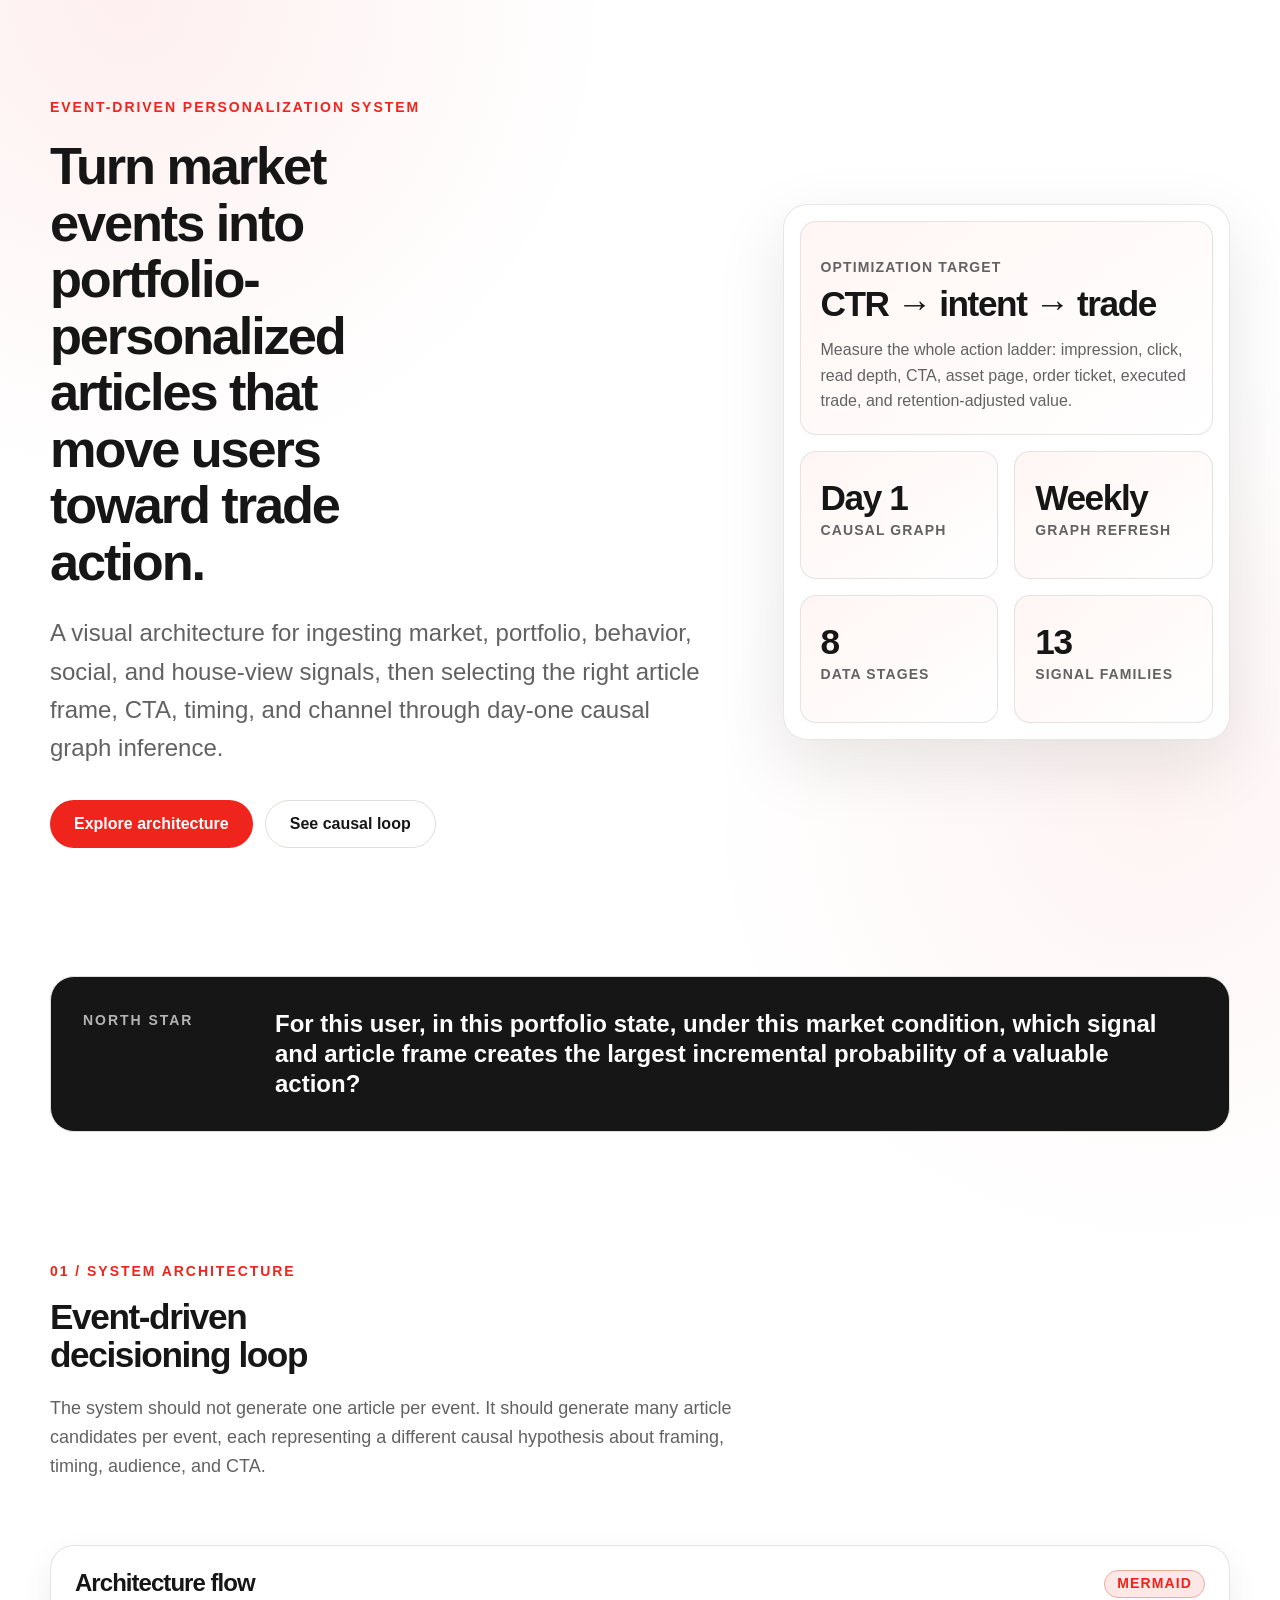
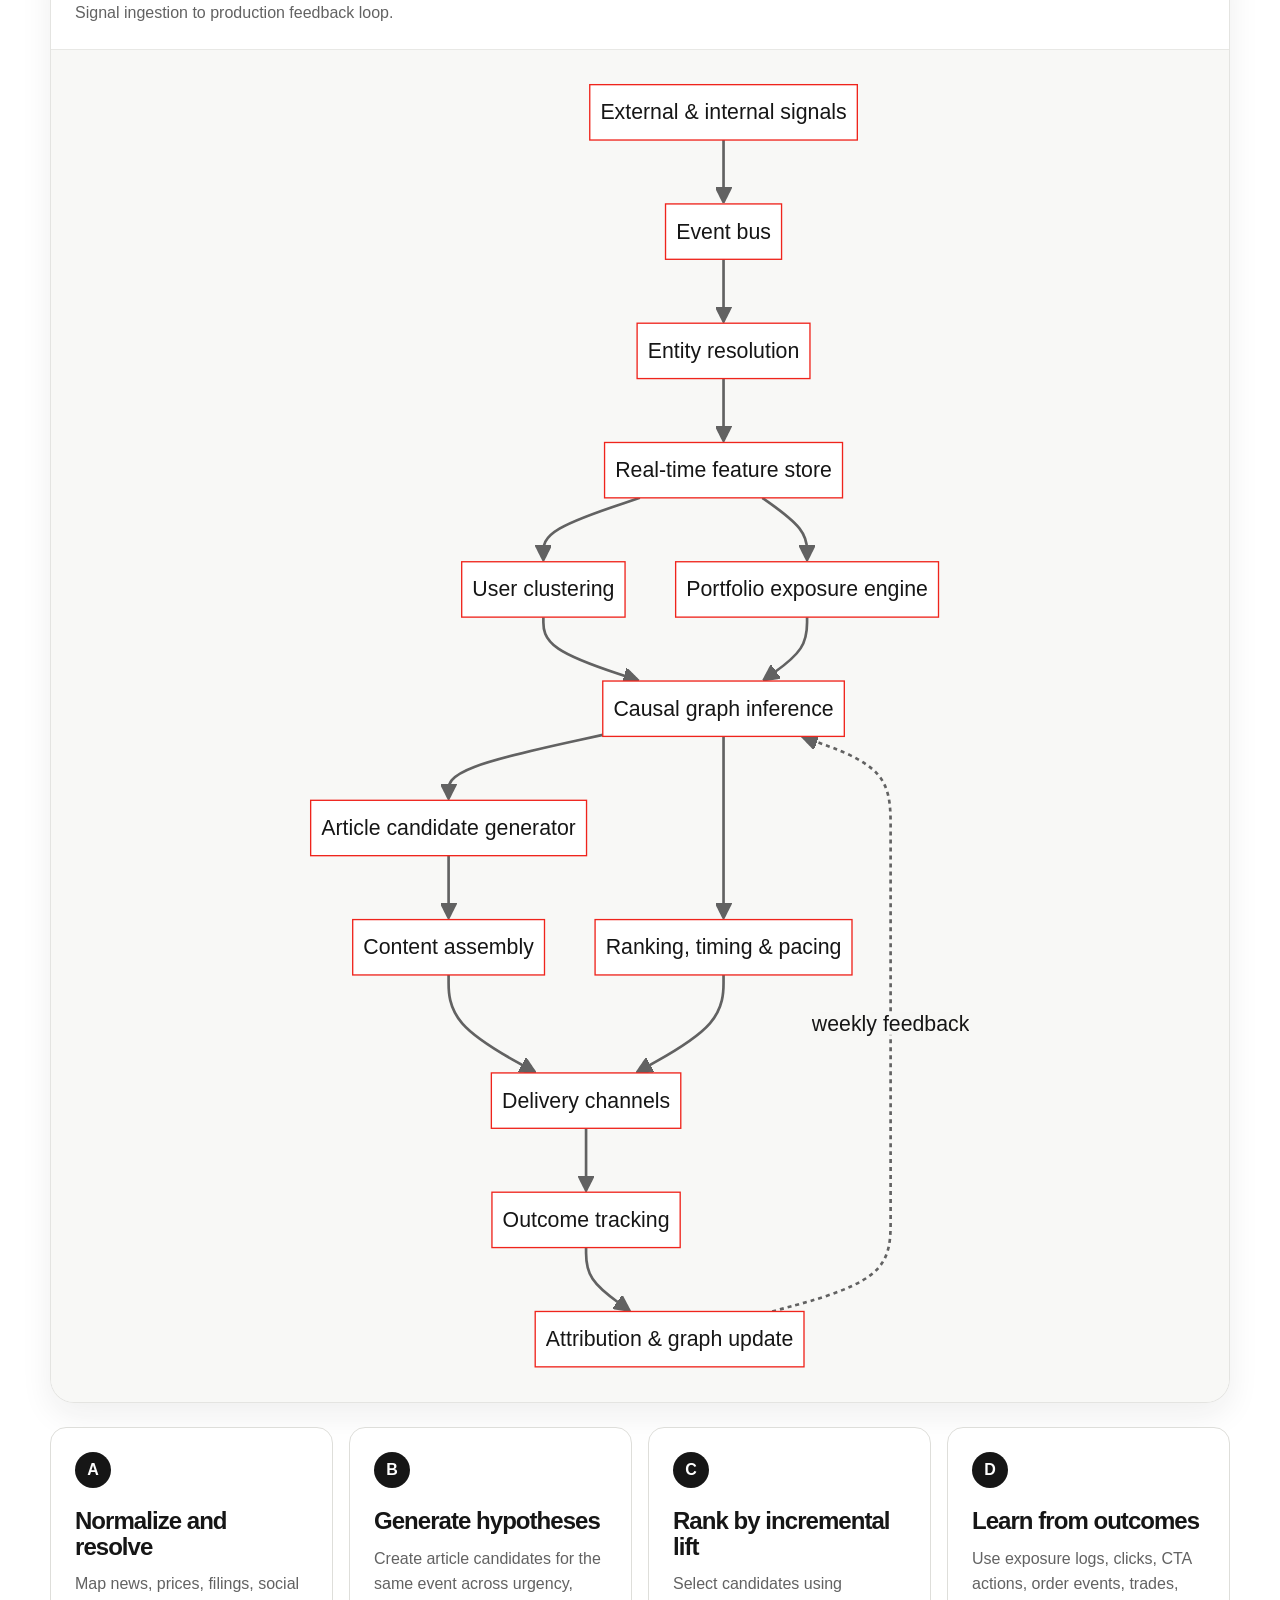
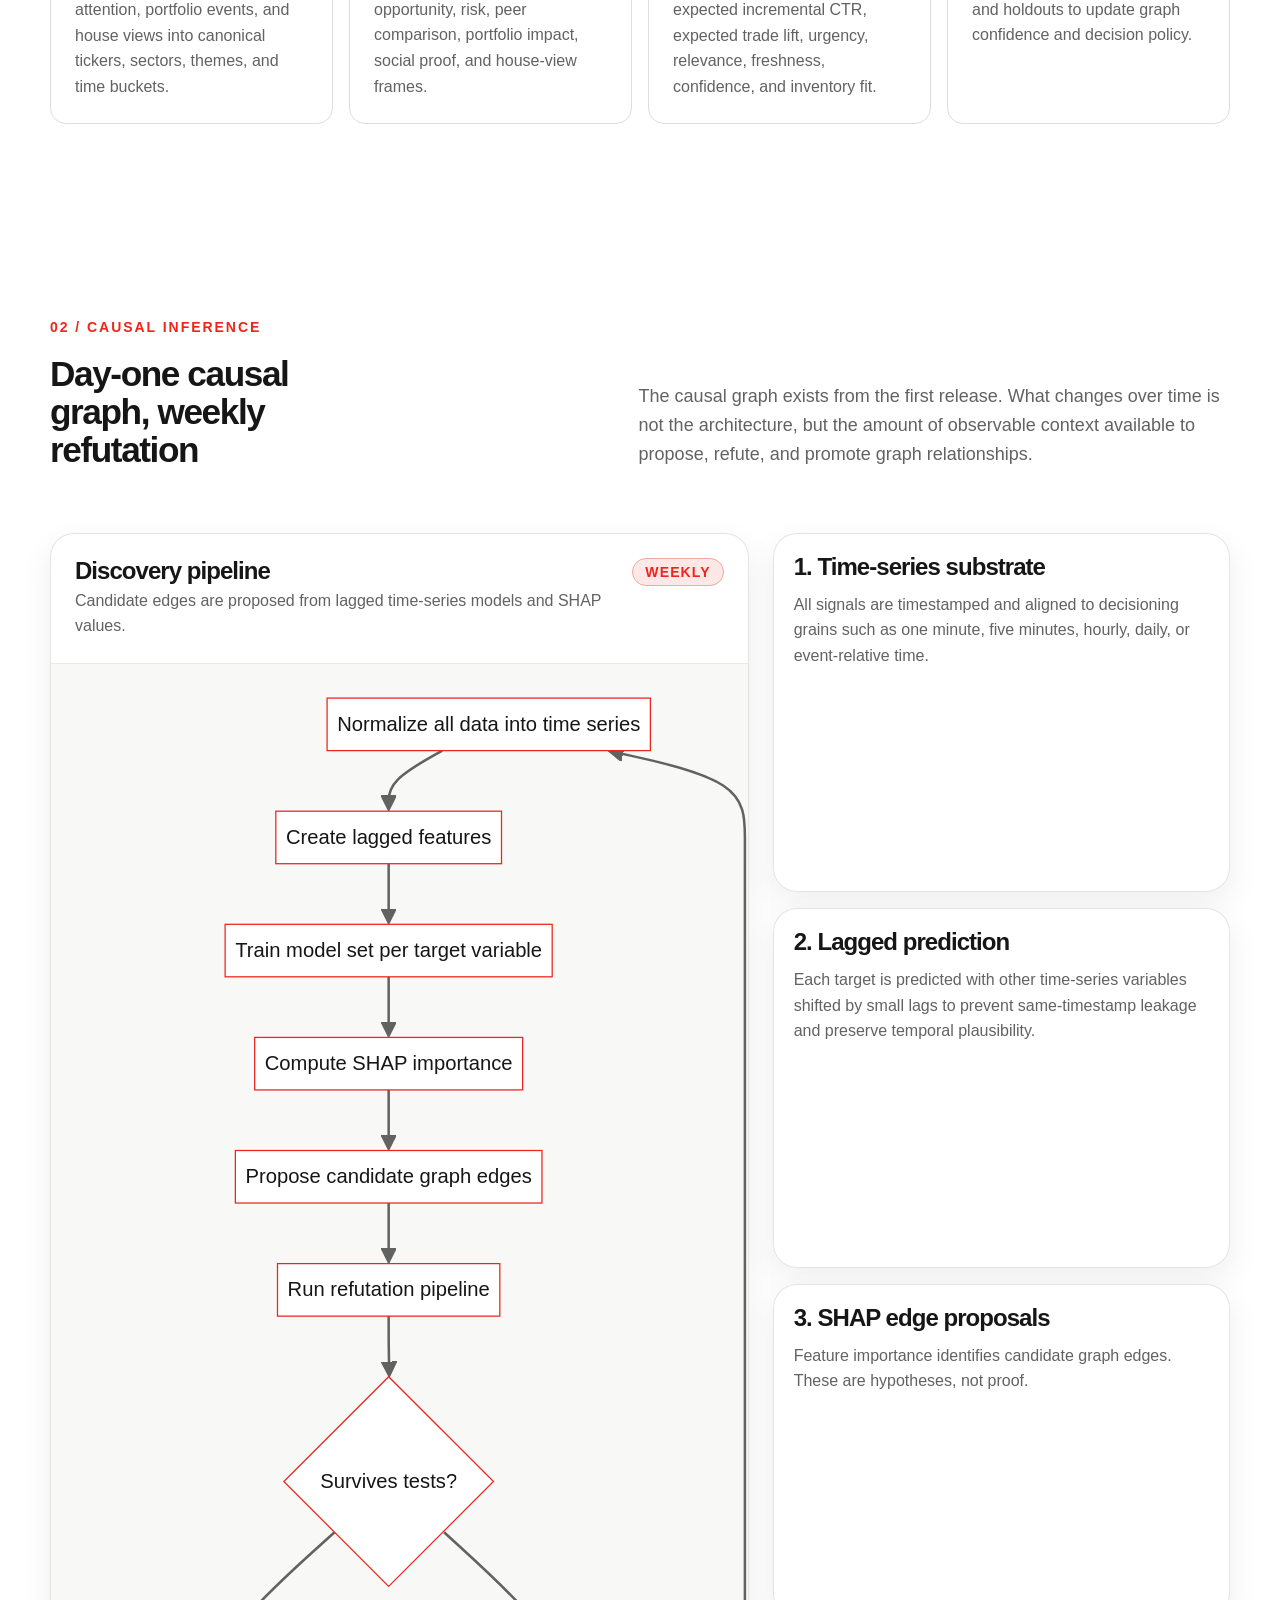
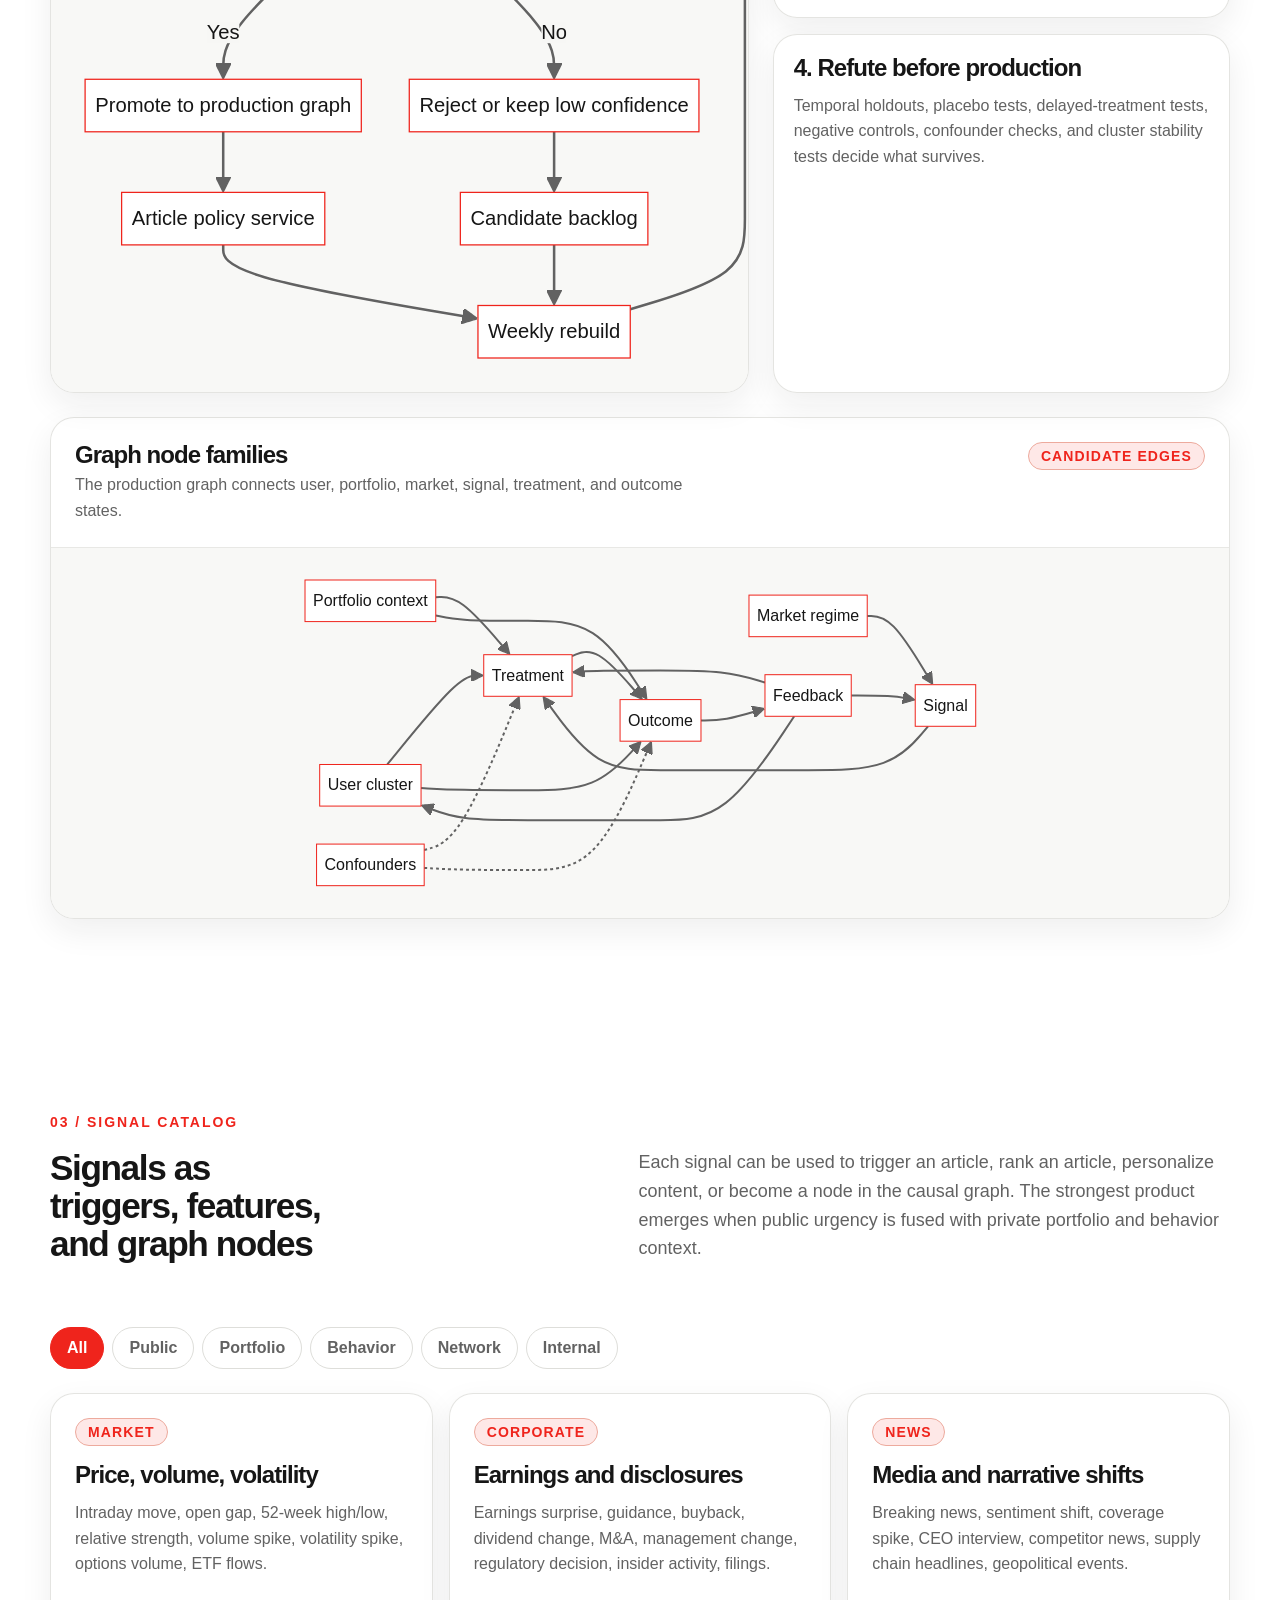
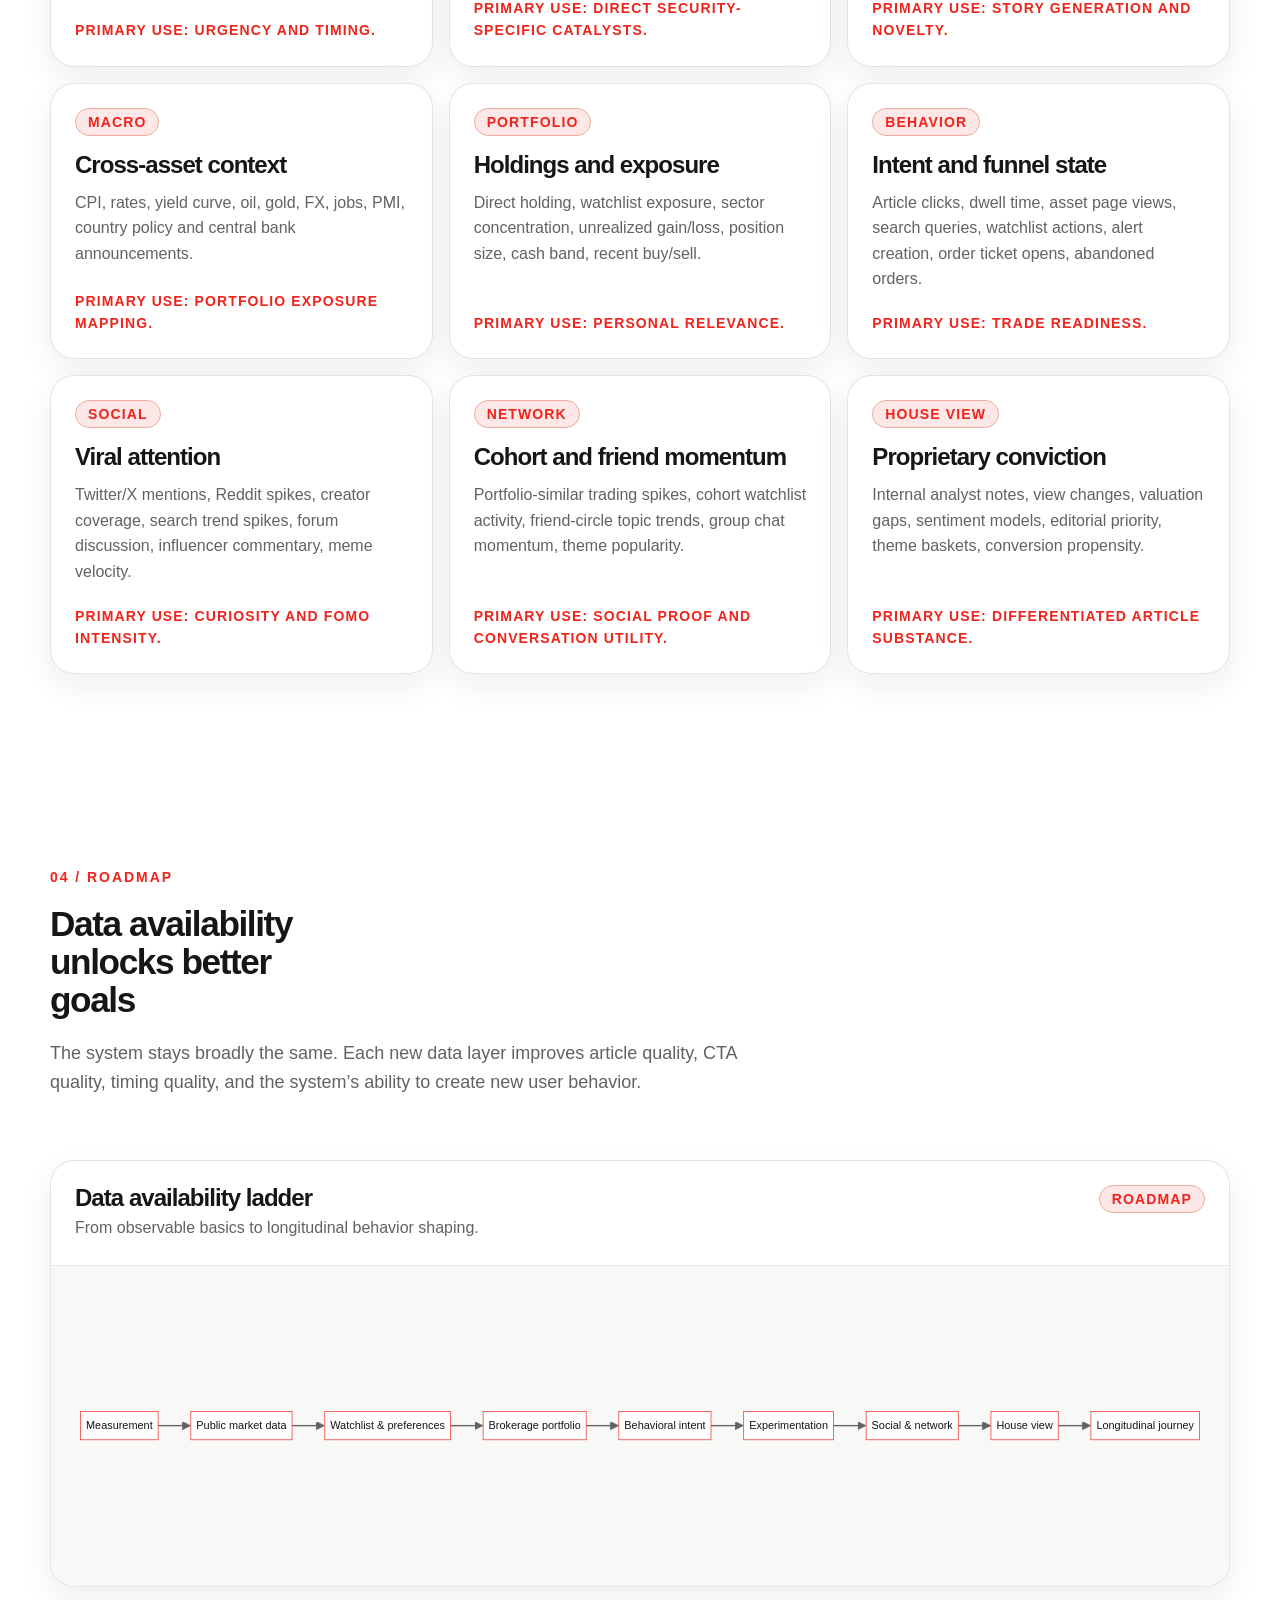
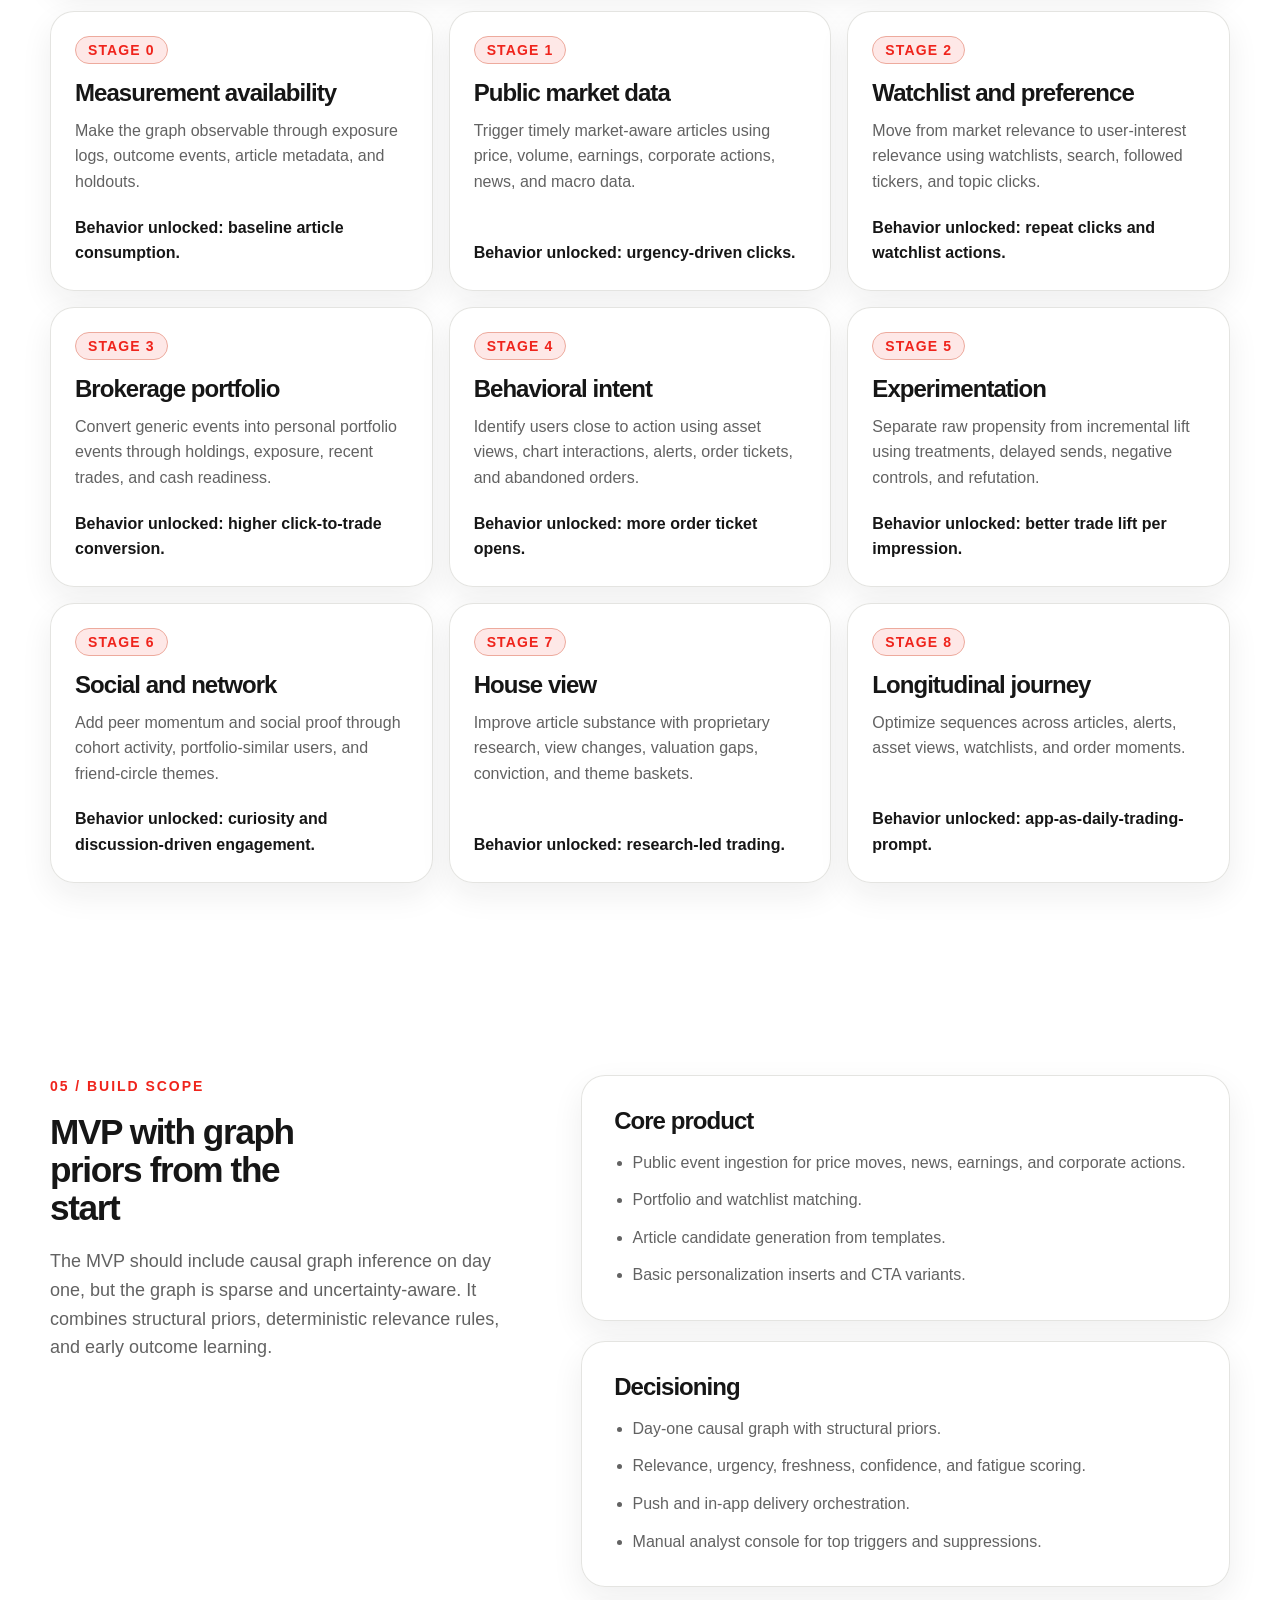
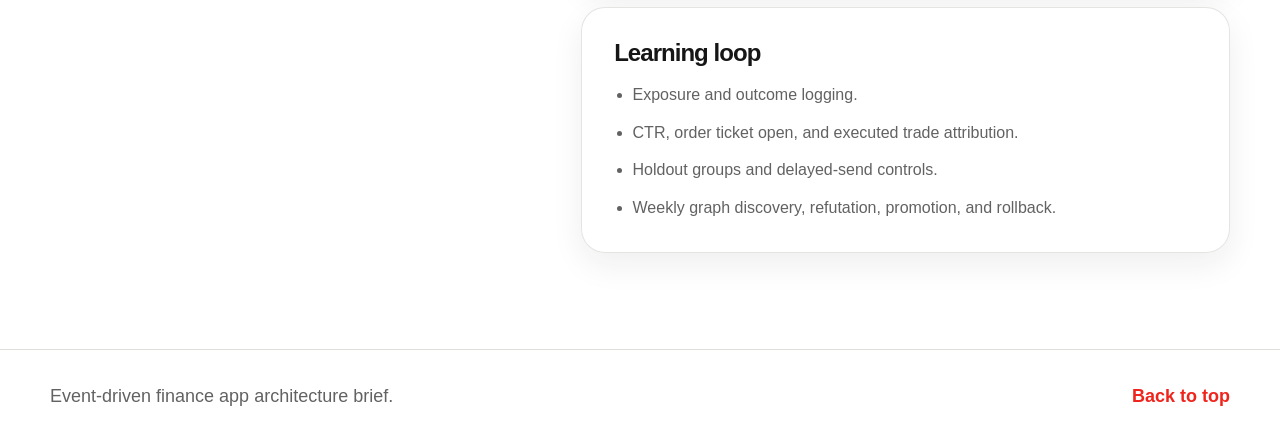
<file: Finance Architecture Visual Brief/index.html>
<!doctype html>
<html lang="en">
  <head>
    <meta charset="utf-8" />
    <meta name="viewport" content="width=device-width, initial-scale=1" />
    <title>Event-Driven Finance App Architecture</title>
    <meta
      name="description"
      content="Interactive architecture brief for an event-driven finance app using causal graph inference, signal catalogs, and data-availability roadmaps."
    />
    <meta property="og:title" content="Event-Driven Finance App Architecture" />
    <meta
      property="og:description"
      content="A visual system architecture for portfolio-personalized articles, causal graph inference, and CTR-to-trade optimization."
    />
    <meta property="og:type" content="website" />
    <link rel="preconnect" href="https://api.fontshare.com" />
    <link
      href="https://api.fontshare.com/v2/css?f[]=satoshi@400,500,700,900&f[]=general-sans@400,500,600,700&display=swap"
      rel="stylesheet"
    />
    <link rel="stylesheet" href="./styles.css" />
  </head>
  <body>
    <a class="skip-link" href="#main">Skip to content</a>

    <main id="main">
      <section id="top" class="hero section">
        <div class="shell hero-grid">
          <div class="hero-copy">
            <p class="eyebrow">Event-driven personalization system</p>
            <h1>Turn market events into portfolio-personalized articles that move users toward trade action.</h1>
            <p class="hero-lede">
              A visual architecture for ingesting market, portfolio, behavior, social, and house-view signals,
              then selecting the right article frame, CTA, timing, and channel through day-one causal graph inference.
            </p>
            <div class="hero-actions" aria-label="Hero actions">
              <a class="button primary" href="#architecture">Explore architecture</a>
              <a class="button secondary" href="#causal">See causal loop</a>
            </div>
          </div>

          <aside class="hero-panel" aria-label="Optimization objective">
            <div class="metric-card large">
              <span class="metric-label">Optimization target</span>
              <strong>CTR → intent → trade</strong>
              <p>
                Measure the whole action ladder: impression, click, read depth, CTA, asset page, order ticket,
                executed trade, and retention-adjusted value.
              </p>
            </div>
            <div class="mini-grid">
              <div class="metric-card">
                <span class="metric-value">Day 1</span>
                <span class="metric-label">causal graph</span>
              </div>
              <div class="metric-card">
                <span class="metric-value">Weekly</span>
                <span class="metric-label">graph refresh</span>
              </div>
              <div class="metric-card">
                <span class="metric-value">8</span>
                <span class="metric-label">data stages</span>
              </div>
              <div class="metric-card">
                <span class="metric-value">13</span>
                <span class="metric-label">signal families</span>
              </div>
            </div>
          </aside>
        </div>
      </section>

      <section class="section compressed">
        <div class="shell">
          <div class="thesis-strip">
            <span>North star</span>
            <p>
              For this user, in this portfolio state, under this market condition, which signal and article frame
              creates the largest incremental probability of a valuable action?
            </p>
          </div>
        </div>
      </section>

      <section id="architecture" class="section">
        <div class="shell">
          <div class="section-heading">
            <p class="eyebrow">01 / system architecture</p>
            <h2>Event-driven decisioning loop</h2>
            <p>
              The system should not generate one article per event. It should generate many article candidates per event,
              each representing a different causal hypothesis about framing, timing, audience, and CTA.
            </p>
          </div>

          <div class="diagram-card">
            <div class="diagram-toolbar">
              <div>
                <h3>Architecture flow</h3>
                <p>Signal ingestion to production feedback loop.</p>
              </div>
              <span class="badge">Mermaid</span>
            </div>
            <pre class="mermaid">
flowchart TD
  A[External & internal signals] --> B[Event bus]
  B --> C[Entity resolution]
  C --> D[Real-time feature store]
  D --> E[User clustering]
  D --> F[Portfolio exposure engine]
  E --> G[Causal graph inference]
  F --> G
  G --> H[Article candidate generator]
  H --> I[Content assembly]
  G --> J[Ranking, timing & pacing]
  I --> K[Delivery channels]
  J --> K
  K --> L[Outcome tracking]
  L --> M[Attribution & graph update]
  M -. weekly feedback .-> G
            </pre>
          </div>

          <div class="building-blocks">
            <article>
              <span class="block-index">A</span>
              <h3>Normalize and resolve</h3>
              <p>Map news, prices, filings, social attention, portfolio events, and house views into canonical tickers, sectors, themes, and time buckets.</p>
            </article>
            <article>
              <span class="block-index">B</span>
              <h3>Generate hypotheses</h3>
              <p>Create article candidates for the same event across urgency, opportunity, risk, peer comparison, portfolio impact, social proof, and house-view frames.</p>
            </article>
            <article>
              <span class="block-index">C</span>
              <h3>Rank by incremental lift</h3>
              <p>Select candidates using expected incremental CTR, expected trade lift, urgency, relevance, freshness, confidence, and inventory fit.</p>
            </article>
            <article>
              <span class="block-index">D</span>
              <h3>Learn from outcomes</h3>
              <p>Use exposure logs, clicks, CTA actions, order events, trades, and holdouts to update graph confidence and decision policy.</p>
            </article>
          </div>
        </div>
      </section>

      <section id="causal" class="section alt">
        <div class="shell">
          <div class="section-heading two-column">
            <div>
              <p class="eyebrow">02 / causal inference</p>
              <h2>Day-one causal graph, weekly refutation</h2>
            </div>
            <p>
              The causal graph exists from the first release. What changes over time is not the architecture, but the amount
              of observable context available to propose, refute, and promote graph relationships.
            </p>
          </div>

          <div class="diagram-grid">
            <div class="diagram-card">
              <div class="diagram-toolbar">
                <div>
                  <h3>Discovery pipeline</h3>
                  <p>Candidate edges are proposed from lagged time-series models and SHAP values.</p>
                </div>
                <span class="badge">weekly</span>
              </div>
              <pre class="mermaid">
flowchart TD
  A[Normalize all data into time series] --> B[Create lagged features]
  B --> C[Train model set per target variable]
  C --> D[Compute SHAP importance]
  D --> E[Propose candidate graph edges]
  E --> F[Run refutation pipeline]
  F --> G{Survives tests?}
  G -- Yes --> H[Promote to production graph]
  G -- No --> I[Reject or keep low confidence]
  H --> J[Article policy service]
  I --> K[Candidate backlog]
  J --> L[Weekly rebuild]
  K --> L
  L --> A
              </pre>
            </div>

            <div class="causal-notes">
              <article class="note-card">
                <h3>1. Time-series substrate</h3>
                <p>All signals are timestamped and aligned to decisioning grains such as one minute, five minutes, hourly, daily, or event-relative time.</p>
              </article>
              <article class="note-card">
                <h3>2. Lagged prediction</h3>
                <p>Each target is predicted with other time-series variables shifted by small lags to prevent same-timestamp leakage and preserve temporal plausibility.</p>
              </article>
              <article class="note-card">
                <h3>3. SHAP edge proposals</h3>
                <p>Feature importance identifies candidate graph edges. These are hypotheses, not proof.</p>
              </article>
              <article class="note-card">
                <h3>4. Refute before production</h3>
                <p>Temporal holdouts, placebo tests, delayed-treatment tests, negative controls, confounder checks, and cluster stability tests decide what survives.</p>
              </article>
            </div>
          </div>

          <div class="diagram-card compact">
            <div class="diagram-toolbar">
              <div>
                <h3>Graph node families</h3>
                <p>The production graph connects user, portfolio, market, signal, treatment, and outcome states.</p>
              </div>
              <span class="badge">candidate edges</span>
            </div>
            <pre class="mermaid">
flowchart LR
  U[User cluster] --> T[Treatment]
  P[Portfolio context] --> T
  M[Market regime] --> S[Signal]
  S --> T
  T --> O[Outcome]
  U --> O
  P --> O
  C[Confounders] -.-> T
  C -.-> O
  O --> F[Feedback]
  F --> U
  F --> T
  F --> S
            </pre>
          </div>
        </div>
      </section>

      <section id="signals" class="section">
        <div class="shell">
          <div class="section-heading two-column">
            <div>
              <p class="eyebrow">03 / signal catalog</p>
              <h2>Signals as triggers, features, and graph nodes</h2>
            </div>
            <p>
              Each signal can be used to trigger an article, rank an article, personalize content, or become a node in the causal graph.
              The strongest product emerges when public urgency is fused with private portfolio and behavior context.
            </p>
          </div>

          <div class="signal-controls" role="group" aria-label="Signal family filter">
            <button class="chip active" type="button" data-filter="all">All</button>
            <button class="chip" type="button" data-filter="public">Public</button>
            <button class="chip" type="button" data-filter="portfolio">Portfolio</button>
            <button class="chip" type="button" data-filter="behavior">Behavior</button>
            <button class="chip" type="button" data-filter="network">Network</button>
            <button class="chip" type="button" data-filter="internal">Internal</button>
          </div>

          <div class="signal-grid" data-signal-grid>
            <article class="signal-card" data-kind="public">
              <span class="signal-type">Market</span>
              <h3>Price, volume, volatility</h3>
              <p>Intraday move, open gap, 52-week high/low, relative strength, volume spike, volatility spike, options volume, ETF flows.</p>
              <small>Primary use: urgency and timing.</small>
            </article>
            <article class="signal-card" data-kind="public">
              <span class="signal-type">Corporate</span>
              <h3>Earnings and disclosures</h3>
              <p>Earnings surprise, guidance, buyback, dividend change, M&A, management change, regulatory decision, insider activity, filings.</p>
              <small>Primary use: direct security-specific catalysts.</small>
            </article>
            <article class="signal-card" data-kind="public">
              <span class="signal-type">News</span>
              <h3>Media and narrative shifts</h3>
              <p>Breaking news, sentiment shift, coverage spike, CEO interview, competitor news, supply chain headlines, geopolitical events.</p>
              <small>Primary use: story generation and novelty.</small>
            </article>
            <article class="signal-card" data-kind="public">
              <span class="signal-type">Macro</span>
              <h3>Cross-asset context</h3>
              <p>CPI, rates, yield curve, oil, gold, FX, jobs, PMI, country policy and central bank announcements.</p>
              <small>Primary use: portfolio exposure mapping.</small>
            </article>
            <article class="signal-card" data-kind="portfolio">
              <span class="signal-type">Portfolio</span>
              <h3>Holdings and exposure</h3>
              <p>Direct holding, watchlist exposure, sector concentration, unrealized gain/loss, position size, cash band, recent buy/sell.</p>
              <small>Primary use: personal relevance.</small>
            </article>
            <article class="signal-card" data-kind="behavior">
              <span class="signal-type">Behavior</span>
              <h3>Intent and funnel state</h3>
              <p>Article clicks, dwell time, asset page views, search queries, watchlist actions, alert creation, order ticket opens, abandoned orders.</p>
              <small>Primary use: trade readiness.</small>
            </article>
            <article class="signal-card" data-kind="network">
              <span class="signal-type">Social</span>
              <h3>Viral attention</h3>
              <p>Twitter/X mentions, Reddit spikes, creator coverage, search trend spikes, forum discussion, influencer commentary, meme velocity.</p>
              <small>Primary use: curiosity and FOMO intensity.</small>
            </article>
            <article class="signal-card" data-kind="network">
              <span class="signal-type">Network</span>
              <h3>Cohort and friend momentum</h3>
              <p>Portfolio-similar trading spikes, cohort watchlist activity, friend-circle topic trends, group chat momentum, theme popularity.</p>
              <small>Primary use: social proof and conversation utility.</small>
            </article>
            <article class="signal-card" data-kind="internal">
              <span class="signal-type">House view</span>
              <h3>Proprietary conviction</h3>
              <p>Internal analyst notes, view changes, valuation gaps, sentiment models, editorial priority, theme baskets, conversion propensity.</p>
              <small>Primary use: differentiated article substance.</small>
            </article>
          </div>
        </div>
      </section>

      <section id="roadmap" class="section alt">
        <div class="shell">
          <div class="section-heading">
            <p class="eyebrow">04 / roadmap</p>
            <h2>Data availability unlocks better goals</h2>
            <p>
              The system stays broadly the same. Each new data layer improves article quality, CTA quality, timing quality,
              and the system’s ability to create new user behavior.
            </p>
          </div>

          <div class="diagram-card">
            <div class="diagram-toolbar">
              <div>
                <h3>Data availability ladder</h3>
                <p>From observable basics to longitudinal behavior shaping.</p>
              </div>
              <span class="badge">roadmap</span>
            </div>
            <pre class="mermaid">
flowchart LR
  S0[Measurement] --> S1[Public market data]
  S1 --> S2[Watchlist & preferences]
  S2 --> S3[Brokerage portfolio]
  S3 --> S4[Behavioral intent]
  S4 --> S5[Experimentation]
  S5 --> S6[Social & network]
  S6 --> S7[House view]
  S7 --> S8[Longitudinal journey]
            </pre>
          </div>

          <div class="roadmap">
            <article class="roadmap-card">
              <span>Stage 0</span>
              <h3>Measurement availability</h3>
              <p>Make the graph observable through exposure logs, outcome events, article metadata, and holdouts.</p>
              <strong>Behavior unlocked: baseline article consumption.</strong>
            </article>
            <article class="roadmap-card">
              <span>Stage 1</span>
              <h3>Public market data</h3>
              <p>Trigger timely market-aware articles using price, volume, earnings, corporate actions, news, and macro data.</p>
              <strong>Behavior unlocked: urgency-driven clicks.</strong>
            </article>
            <article class="roadmap-card">
              <span>Stage 2</span>
              <h3>Watchlist and preference</h3>
              <p>Move from market relevance to user-interest relevance using watchlists, search, followed tickers, and topic clicks.</p>
              <strong>Behavior unlocked: repeat clicks and watchlist actions.</strong>
            </article>
            <article class="roadmap-card">
              <span>Stage 3</span>
              <h3>Brokerage portfolio</h3>
              <p>Convert generic events into personal portfolio events through holdings, exposure, recent trades, and cash readiness.</p>
              <strong>Behavior unlocked: higher click-to-trade conversion.</strong>
            </article>
            <article class="roadmap-card">
              <span>Stage 4</span>
              <h3>Behavioral intent</h3>
              <p>Identify users close to action using asset views, chart interactions, alerts, order tickets, and abandoned orders.</p>
              <strong>Behavior unlocked: more order ticket opens.</strong>
            </article>
            <article class="roadmap-card">
              <span>Stage 5</span>
              <h3>Experimentation</h3>
              <p>Separate raw propensity from incremental lift using treatments, delayed sends, negative controls, and refutation.</p>
              <strong>Behavior unlocked: better trade lift per impression.</strong>
            </article>
            <article class="roadmap-card">
              <span>Stage 6</span>
              <h3>Social and network</h3>
              <p>Add peer momentum and social proof through cohort activity, portfolio-similar users, and friend-circle themes.</p>
              <strong>Behavior unlocked: curiosity and discussion-driven engagement.</strong>
            </article>
            <article class="roadmap-card">
              <span>Stage 7</span>
              <h3>House view</h3>
              <p>Improve article substance with proprietary research, view changes, valuation gaps, conviction, and theme baskets.</p>
              <strong>Behavior unlocked: research-led trading.</strong>
            </article>
            <article class="roadmap-card">
              <span>Stage 8</span>
              <h3>Longitudinal journey</h3>
              <p>Optimize sequences across articles, alerts, asset views, watchlists, and order moments.</p>
              <strong>Behavior unlocked: app-as-daily-trading-prompt.</strong>
            </article>
          </div>
        </div>
      </section>

      <section id="mvp" class="section">
        <div class="shell mvp-layout">
          <div class="section-heading sticky-copy">
            <p class="eyebrow">05 / build scope</p>
            <h2>MVP with graph priors from the start</h2>
            <p>
              The MVP should include causal graph inference on day one, but the graph is sparse and uncertainty-aware.
              It combines structural priors, deterministic relevance rules, and early outcome learning.
            </p>
          </div>

          <div class="mvp-stack">
            <article class="mvp-card">
              <h3>Core product</h3>
              <ul>
                <li>Public event ingestion for price moves, news, earnings, and corporate actions.</li>
                <li>Portfolio and watchlist matching.</li>
                <li>Article candidate generation from templates.</li>
                <li>Basic personalization inserts and CTA variants.</li>
              </ul>
            </article>
            <article class="mvp-card">
              <h3>Decisioning</h3>
              <ul>
                <li>Day-one causal graph with structural priors.</li>
                <li>Relevance, urgency, freshness, confidence, and fatigue scoring.</li>
                <li>Push and in-app delivery orchestration.</li>
                <li>Manual analyst console for top triggers and suppressions.</li>
              </ul>
            </article>
            <article class="mvp-card">
              <h3>Learning loop</h3>
              <ul>
                <li>Exposure and outcome logging.</li>
                <li>CTR, order ticket open, and executed trade attribution.</li>
                <li>Holdout groups and delayed-send controls.</li>
                <li>Weekly graph discovery, refutation, promotion, and rollback.</li>
              </ul>
            </article>
          </div>
        </div>
      </section>
    </main>

    <footer class="site-footer">
      <div class="shell footer-grid">
        <p>Event-driven finance app architecture brief.</p>
        <a href="#top">Back to top</a>
      </div>
    </footer>

    <script src="./vendor/mermaid.min.js"></script>
    <script src="./script.js"></script>
  <script data-pplx-inline-edit>
(function () {
  if (window === window.top) return;

  const allowedParentOrigins = ["https://www.perplexity.ai","https://perplexity.ai","https://testing.perplexity.ai","https://staging.perplexity.ai","https://*.preview.i.perplexity.ai","http://localhost:3000","http://127.0.0.1:3000","http://localhost:5173","http://127.0.0.1:5173"];
  const MAX_FONT_BYTES = 500 * 1024;
  const MAX_TOTAL_FONT_BYTES = 2 * 1024 * 1024;
  let scrollForwarding = false;
  let scrollRaf = 0;
  let trustedTopOrigin = null;

  // Allow entries like "https://*.preview.i.perplexity.ai" — the wildcard
  // matches a single DNS label (no dots), so "https://*.foo" cannot stretch
  // across multiple labels.
  function matchesAllowedOrigin(origin) {
    if (!origin) return false;
    for (const entry of allowedParentOrigins) {
      if (!entry.includes("*")) {
        if (entry === origin) return true;
        continue;
      }
      const pattern = new RegExp(
        "^" +
          entry.replace(/[.+?^${}()|[\]\\]/g, "\\$&").replace(/\*/g, "[^.]+") +
          "$",
      );
      if (pattern.test(origin)) return true;
    }
    return false;
  }

  // Trust decision: when the sender is same-origin-visible (event.origin is a
  // real origin like https://www.perplexity.ai) we trust event.origin directly.
  // When event.origin is "null" (opaque broker srcdoc), we fall back to the
  // broker's stamped `parentOrigin` to identify the top window. The fallback
  // is claim-only — we rely on the browser's native `targetOrigin` enforcement
  // on the response path (see postToTrustedTop) to ensure replies can't be
  // delivered to anyone but the actual top window of that claimed origin.
  function getTrustedParentOrigin(event) {
    const forwardedParentOrigin =
      typeof event.data.parentOrigin === "string" ? event.data.parentOrigin : null;
    const parentOrigin = event.origin === "null" ? forwardedParentOrigin : event.origin;
    return matchesAllowedOrigin(parentOrigin) ? parentOrigin : null;
  }

  // All responses go to window.top with targetOrigin = the allowlisted origin.
  // An attacker that iframes us inside their own null-origin broker can claim
  // any parentOrigin they like, but the browser will drop the reply whenever
  // the real top's origin doesn't match — so the screenshot never leaves.
  function postToTrustedTop(message) {
    if (!trustedTopOrigin) return;
    try {
      window.top.postMessage(message, trustedTopOrigin);
    } catch (_error) {}
  }

  function inlineAll(original, clone) {
    if (original.nodeType !== 1 || clone.nodeType !== 1) return;

    try {
      const computedStyle = getComputedStyle(original);
      // cssText on a computed style is the serialized declaration in modern
      // Chromium/Safari — a single read beats enumerating ~400 longhand
      // properties. Firefox returns "" here, so we fall back on empty.
      const serialized = computedStyle.cssText;
      if (serialized) {
        clone.style.cssText = serialized;
      } else {
        const parts = new Array(computedStyle.length);
        for (let index = 0; index < computedStyle.length; index += 1) {
          const property = computedStyle[index];
          parts[index] = `${property}:${computedStyle.getPropertyValue(property)};`;
        }
        clone.style.cssText = parts.join("");
      }
    } catch (_error) {}

    const originalChildren = original.children;
    const clonedChildren = clone.children;
    for (
      let index = 0;
      index < originalChildren.length && index < clonedChildren.length;
      index += 1
    ) {
      inlineAll(originalChildren[index], clonedChildren[index]);
    }
  }

  function extractFontUrl(srcValue) {
    const matches = [
      ...srcValue.matchAll(
        /url\(["']?([^"')]+)["']?\)(?:\s*format\(["']?([^"')]+)["']?\))?/gi,
      ),
    ];
    if (matches.length === 0) return null;
    const woff2 = matches.find((m) => m[2] && m[2].toLowerCase().includes("woff2"));
    if (woff2) return woff2[1];
    const woff = matches.find((m) => m[2] && m[2].toLowerCase().includes("woff"));
    if (woff) return woff[1];
    return matches[0][1];
  }

  // Cache resolved font URL -> data URI across captures. Fonts on a page
  // essentially never change, and a batch run emits multiple captures back to
  // back — without this we'd refetch + re-base64 every time.
  const fontDataUriCache = new Map();
  const SRC_DECLARATION_RE = /src\s*:\s*[^;}]+/i;

  async function fetchAsDataUri(url) {
    if (fontDataUriCache.has(url)) return fontDataUriCache.get(url);
    let dataUri = null;
    try {
      const response = await fetch(url, { mode: "cors", credentials: "omit" });
      if (response.ok) {
        const blob = await response.blob();
        if (blob.size <= MAX_FONT_BYTES) {
          dataUri = await new Promise((resolve) => {
            const reader = new FileReader();
            reader.onloadend = () =>
              resolve(typeof reader.result === "string" ? reader.result : null);
            reader.onerror = () => resolve(null);
            reader.readAsDataURL(blob);
          });
        }
      }
    } catch (_error) {
      dataUri = null;
    }
    fontDataUriCache.set(url, dataUri);
    return dataUri;
  }

  function collectFontFaceRuleTexts() {
    const rules = [];
    for (const sheet of document.styleSheets) {
      let cssRules;
      try {
        cssRules = sheet.cssRules;
      } catch (_error) {
        continue;
      }
      if (!cssRules) continue;
      for (const rule of cssRules) {
        const cssText = rule.cssText || "";
        if (cssText.startsWith("@font-face")) rules.push(cssText);
      }
    }
    return rules;
  }

  async function buildInlinedFontCss() {
    const ruleTexts = collectFontFaceRuleTexts();
    if (ruleTexts.length === 0) return null;

    const resolved = ruleTexts.map((cssText) => {
      if (!SRC_DECLARATION_RE.test(cssText)) return null;
      const srcMatch = cssText.match(/src\s*:\s*([^;}]+)[;}]/i);
      if (!srcMatch) return null;
      const url = extractFontUrl(srcMatch[1]);
      if (!url) return null;
      try {
        return { cssText, url: new URL(url, document.baseURI).href };
      } catch (_error) {
        return null;
      }
    });

    const dataUris = await Promise.all(
      resolved.map((entry) => (entry ? fetchAsDataUri(entry.url) : Promise.resolve(null))),
    );

    const inlined = [];
    let totalBytes = 0;
    for (let index = 0; index < resolved.length; index += 1) {
      const entry = resolved[index];
      const dataUri = dataUris[index];
      if (!entry || !dataUri) continue;
      const approxBytes = dataUri.length * 0.75;
      if (totalBytes + approxBytes > MAX_TOTAL_FONT_BYTES) break;
      totalBytes += approxBytes;
      inlined.push(entry.cssText.replace(SRC_DECLARATION_RE, `src: url("${dataUri}")`));
    }
    return inlined.length > 0 ? inlined.join("\n") : null;
  }

  function stripExternal(clone) {
    const images = clone.querySelectorAll("img");
    for (let index = 0; index < images.length; index += 1) {
      const src = images[index].getAttribute("src");
      if (src && !src.startsWith("data:")) images[index].removeAttribute("src");
    }

    const elements = clone.querySelectorAll("*");
    for (let index = 0; index < elements.length; index += 1) {
      const style = elements[index].style.cssText;
      if (style && style.includes("url(")) {
        elements[index].style.cssText = style.replace(
          /url\(["']?(?!data:)[^)"']*["']?\)/gi,
          "none",
        );
      }
    }
  }

  function emitScroll() {
    scrollRaf = 0;
    if (!scrollForwarding) return;
    postToTrustedTop({
      type: "INLINE_EDIT_SCROLL",
      scrollX: window.scrollX,
      scrollY: window.scrollY,
    });
  }

  window.addEventListener(
    "scroll",
    function () {
      if (!scrollForwarding || scrollRaf) return;
      scrollRaf = requestAnimationFrame(emitScroll);
    },
    { passive: true, capture: true },
  );

  async function handleCaptureRequest(event) {
    const requestId = event.data.requestId;
    const scrollX = window.scrollX;
    const scrollY = window.scrollY;
    const width = window.innerWidth;
    const height = window.innerHeight;

    function postResult(dataUrl) {
      postToTrustedTop({
        type: "INLINE_EDIT_SCREENSHOT_RESULT",
        requestId,
        dataUrl,
        scrollX,
        scrollY,
      });
    }

    try {
      // Wait for any pending web fonts to resolve so both inline metrics and
      // the @font-face inlining below see the same loaded faces.
      if (document.fonts && document.fonts.ready) {
        try {
          await document.fonts.ready;
        } catch (_error) {}
      }

      const clone = document.documentElement.cloneNode(true);
      inlineAll(document.documentElement, clone);

      const removedNodes = clone.querySelectorAll("script,link[rel=\"stylesheet\"],style");
      for (let index = 0; index < removedNodes.length; index += 1) {
        removedNodes[index].remove();
      }

      stripExternal(clone);

      // Re-embed web fonts as data-URI @font-face rules so the SVG rasterizer
      // can resolve them — external font URLs aren't fetched during
      // foreignObject rendering, which would otherwise force a fallback face
      // and change text metrics.
      const inlinedFontCss = await buildInlinedFontCss();
      if (inlinedFontCss) {
        const styleEl = document.createElement("style");
        styleEl.textContent = inlinedFontCss;
        const head = clone.querySelector("head");
        if (head) head.appendChild(styleEl);
        else clone.insertBefore(styleEl, clone.firstChild);
      }

      const html = new XMLSerializer().serializeToString(clone);
      const svg =
        `<svg xmlns="http://www.w3.org/2000/svg" width="${width}" height="${height}">` +
        '<foreignObject width="100%" height="100%">' +
        `<div xmlns="http://www.w3.org/1999/xhtml" style="width:${width}px;height:${height}px;overflow:hidden">` +
        `<div style="transform:translate(-${scrollX}px,-${scrollY}px);transform-origin:top left">` +
        html +
        "</div></div></foreignObject></svg>";
      const svgUrl = `data:image/svg+xml;charset=utf-8,${encodeURIComponent(svg)}`;
      const image = new Image();
      image.onload = function () {
        const canvas = document.createElement("canvas");
        canvas.width = width;
        canvas.height = height;
        canvas.getContext("2d").drawImage(image, 0, 0);
        postResult(canvas.toDataURL("image/png"));
      };
      image.onerror = function () {
        postResult(null);
      };
      image.src = svgUrl;
    } catch (_error) {
      postResult(null);
    }
  }

  window.addEventListener("message", function (event) {
    if (!event.data) return;
    // Only accept messages from the direct parent frame. Blocks sibling /
    // unrelated-window postMessage senders that could otherwise reach us.
    if (event.source !== window.parent) return;

    const trustedParentOrigin = getTrustedParentOrigin(event);
    if (!trustedParentOrigin) return;
    trustedTopOrigin = trustedParentOrigin;

    if (event.data.type === "INLINE_EDIT_SCROLL_START") {
      scrollForwarding = true;
      emitScroll();
      return;
    }

    if (event.data.type === "INLINE_EDIT_SCROLL_STOP") {
      scrollForwarding = false;
      if (scrollRaf) cancelAnimationFrame(scrollRaf);
      scrollRaf = 0;
      return;
    }

    if (event.data.type !== "INLINE_EDIT_CAPTURE_REQUEST") return;

    handleCaptureRequest(event);
  });
})();


</script></body>
</html>
</file>
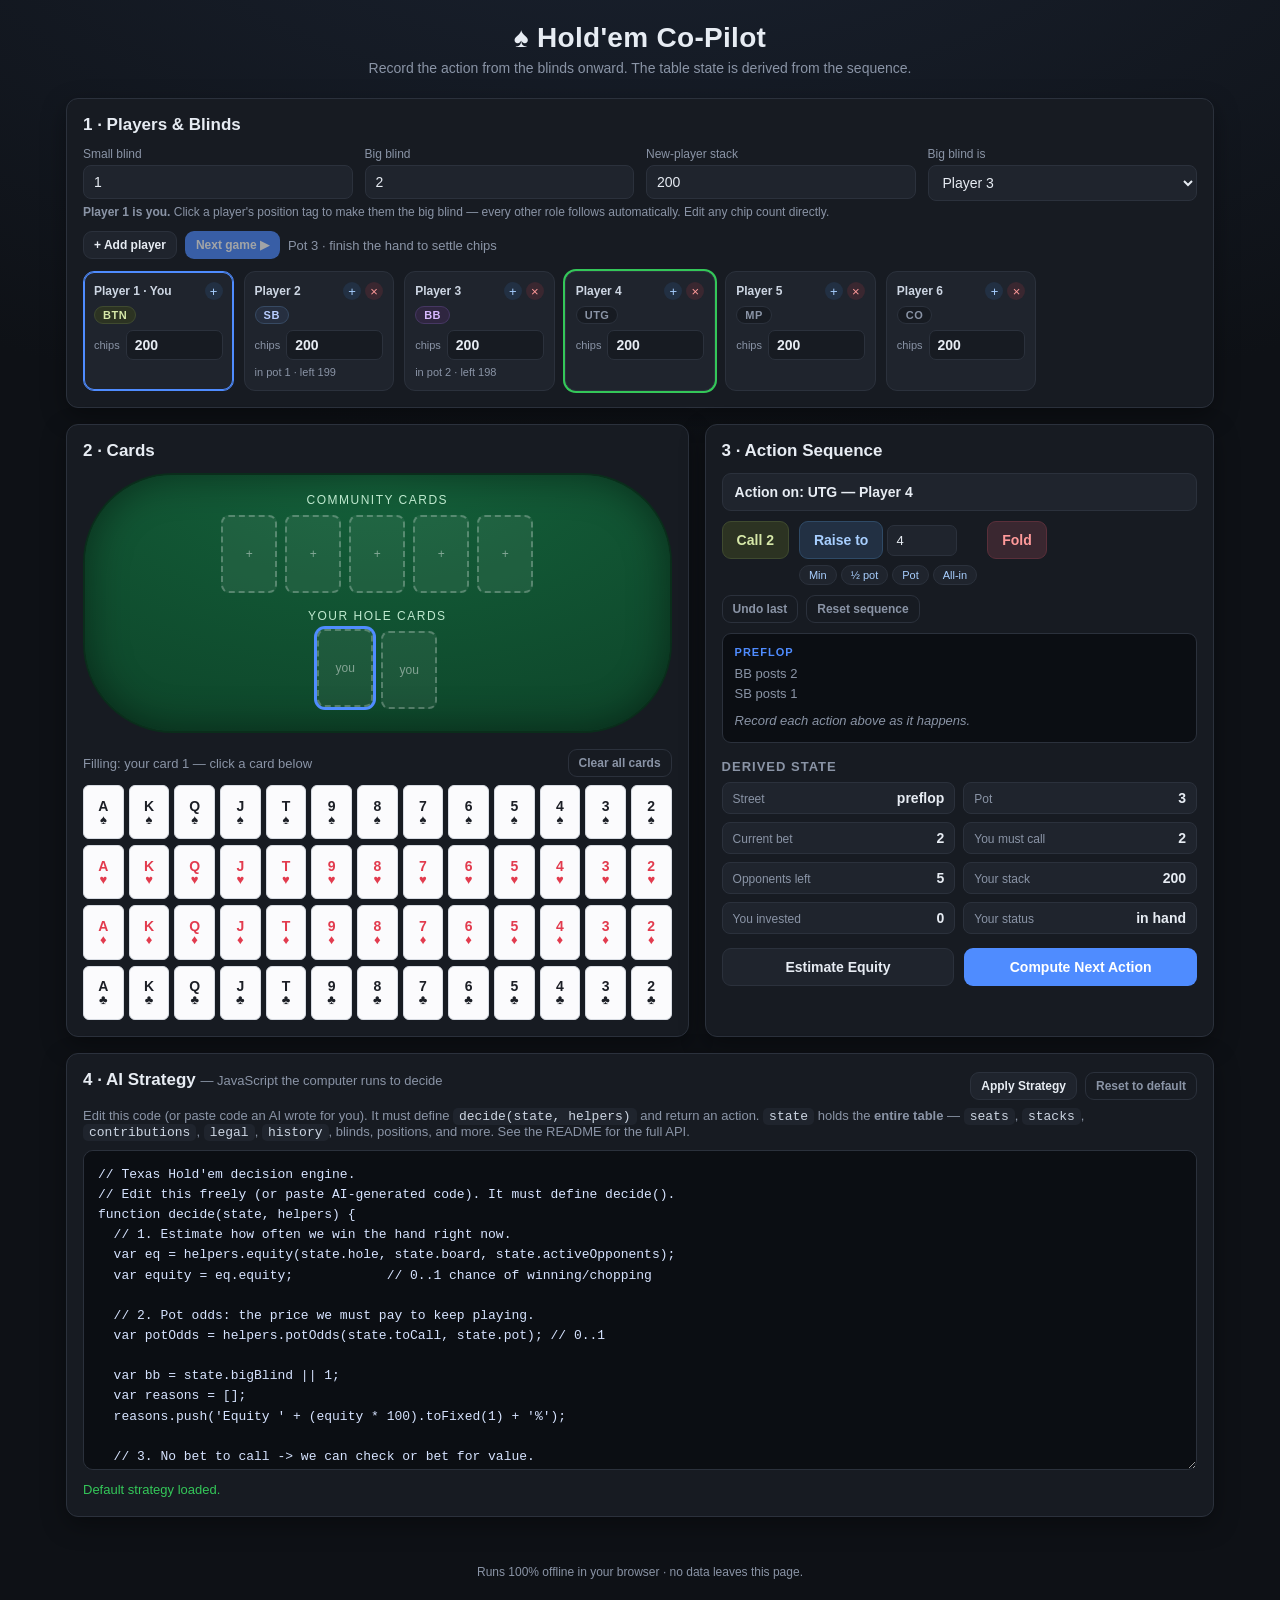
<file: vibe_coding_team_building/index.html>
<!DOCTYPE html>
<html lang="en">
<head>
  <meta charset="UTF-8" />
  <meta name="viewport" content="width=device-width, initial-scale=1.0" />
  <title>Hold'em Co-Pilot &mdash; AI Poker Assistant</title>
  <link rel="stylesheet" href="css/styles.css" />
</head>
<body>
  <header class="app-header">
    <h1>&#9824; Hold'em Co-Pilot</h1>
    <p class="tagline">Record the action from the blinds onward. The table state is derived from the sequence.</p>
  </header>

  <main class="layout">
    <!-- ===================== SETUP ===================== -->
    <section class="panel setup-panel">
      <h2>1 &middot; Players &amp; Blinds</h2>
      <div class="setup-grid">
        <label>Small blind
          <input id="in-sb" type="number" min="1" step="1" value="1" />
        </label>
        <label>Big blind
          <input id="in-bb" type="number" min="1" step="1" value="2" />
        </label>
        <label>New-player stack
          <input id="in-stack" type="number" min="0" step="1" value="200" />
        </label>
        <label>Big blind is
          <select id="bb-select"></select>
        </label>
      </div>
      <p class="hint"><b>Player 1 is you.</b> Click a player's position tag to make them the big blind &mdash; every other role follows automatically. Edit any chip count directly.</p>
      <div class="players-bar">
        <button id="btn-add-player" class="btn btn-secondary btn-small">+ Add player</button>
        <button id="btn-next-game" class="btn btn-primary btn-small">Next game &#9654;</button>
        <div id="hand-result" class="hand-result"></div>
      </div>
      <div id="players" class="players"></div>
    </section>

    <!-- ===================== TABLE + CARDS ===================== -->
    <section class="panel table-panel">
      <h2>2 &middot; Cards</h2>
      <div class="felt">
        <div class="felt-label">Community Cards</div>
        <div id="board-slots" class="slot-row board-row"></div>
        <div class="felt-label your-label">Your Hole Cards</div>
        <div id="hole-slots" class="slot-row hole-row"></div>
      </div>
      <div class="picker-head">
        <span id="picker-target" class="picker-target">Pick a slot, then choose a card</span>
        <button id="clear-all" class="btn btn-ghost btn-small">Clear all cards</button>
      </div>
      <div id="card-picker" class="card-picker"></div>
    </section>

    <!-- ===================== ACTION SEQUENCE ===================== -->
    <section class="panel action-panel">
      <h2>3 &middot; Action Sequence</h2>
      <div id="action-status" class="action-status">Action on: &mdash;</div>
      <div id="action-controls" class="action-controls"></div>
      <div class="seq-bar">
        <button id="btn-undo" class="btn btn-ghost btn-small">Undo last</button>
        <button id="btn-reset-seq" class="btn btn-ghost btn-small">Reset sequence</button>
      </div>
      <div id="action-log" class="action-log"></div>

      <h3 class="sub">Derived state</h3>
      <div id="derived-summary" class="derived-summary"></div>

      <div class="action-buttons">
        <button id="btn-equity" class="btn btn-secondary">Estimate Equity</button>
        <button id="btn-decide" class="btn btn-primary">Compute Next Action</button>
      </div>

      <div id="result" class="result hidden">
        <div class="result-action">
          <span class="result-label">Recommended</span>
          <span id="result-verb" class="result-verb">&mdash;</span>
        </div>
        <div class="equity-bars">
          <div class="bar-line"><span>Win</span><div class="bar"><div id="bar-win" class="fill win"></div></div><b id="val-win">0%</b></div>
          <div class="bar-line"><span>Tie</span><div class="bar"><div id="bar-tie" class="fill tie"></div></div><b id="val-tie">0%</b></div>
          <div class="bar-line"><span>Lose</span><div class="bar"><div id="bar-lose" class="fill lose"></div></div><b id="val-lose">0%</b></div>
        </div>
        <p id="result-hand" class="result-hand"></p>
        <p id="result-reason" class="result-reason"></p>
      </div>
    </section>

    <!-- ===================== AI CODE EDITOR ===================== -->
    <section class="panel code-panel">
      <div class="code-head">
        <h2>4 &middot; AI Strategy <span class="muted">&mdash; JavaScript the computer runs to decide</span></h2>
        <div class="code-actions">
          <button id="btn-apply" class="btn btn-secondary btn-small">Apply Strategy</button>
          <button id="btn-reset" class="btn btn-ghost btn-small">Reset to default</button>
        </div>
      </div>
      <p class="code-help">
        Edit this code (or paste code an AI wrote for you). It must define
        <code>decide(state, helpers)</code> and return an action. <code>state</code> holds the <b>entire table</b> &mdash; <code>seats</code>, <code>stacks</code>, <code>contributions</code>, <code>legal</code>, <code>history</code>, blinds, positions, and more. See the README for the full API.
      </p>
      <textarea id="code-editor" class="code-editor" spellcheck="false"></textarea>
      <div id="code-status" class="code-status"></div>
    </section>
  </main>

  <footer class="app-footer">
    <span>Runs 100% offline in your browser &middot; no data leaves this page.</span>
  </footer>

  <!-- Plain scripts (no modules) so it works from a file:// URL with no server. -->
  <script src="js/cards.js"></script>
  <script src="js/handEval.js"></script>
  <script src="js/equity.js"></script>
  <script src="js/positions.js"></script>
  <script src="js/table.js"></script>
  <script src="js/pots.js"></script>
  <script src="js/tableModel.js"></script>
  <script src="js/strategy.js"></script>
  <script src="js/engine.js"></script>
  <script src="js/cards-ui.js"></script>
  <script src="js/results-ui.js"></script>
  <script src="js/betting-ui.js"></script>
  <script src="js/main.js"></script>
</body>
</html>
</file>
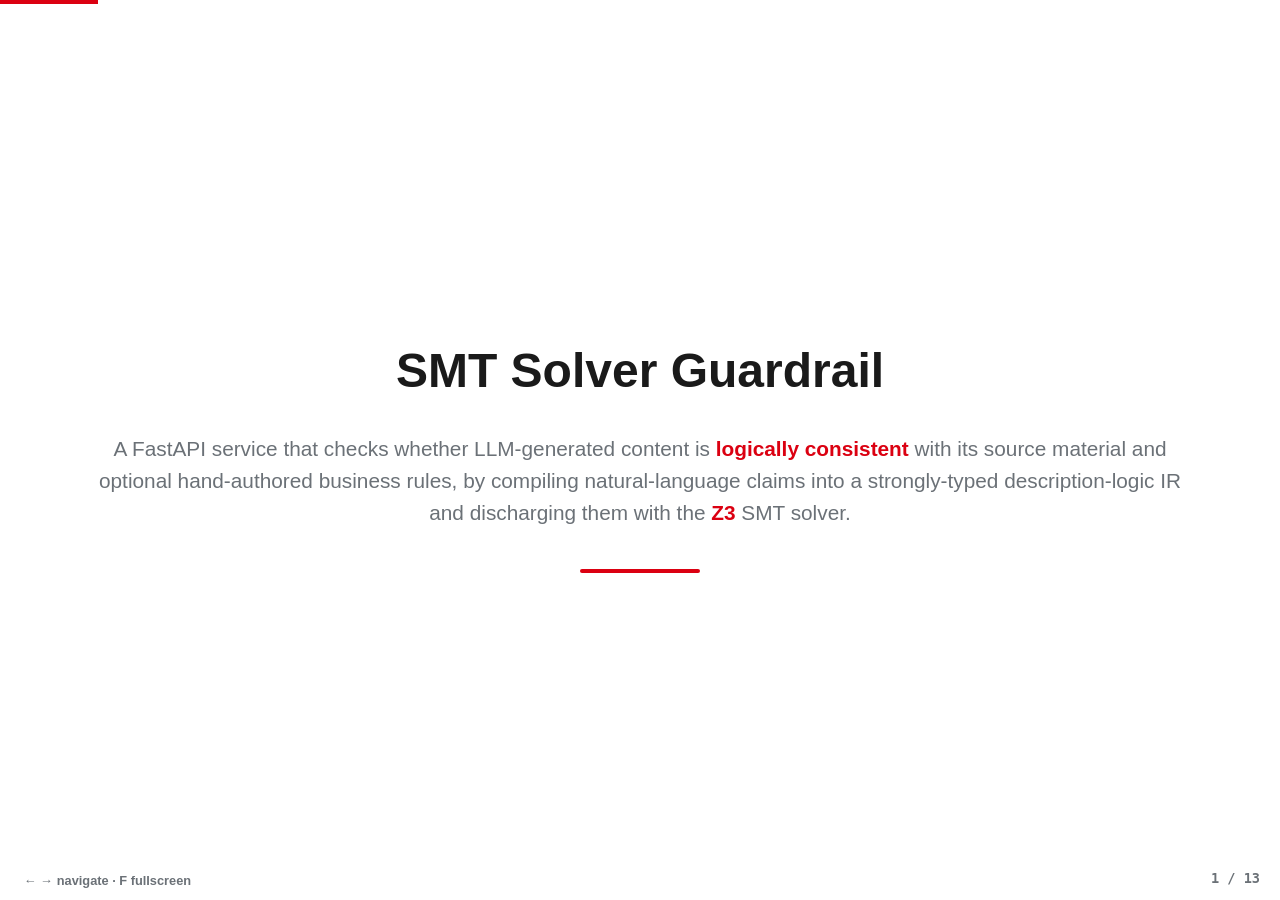
<file: SMT_Solver.html>
<!DOCTYPE html>
<html lang="en">
<head>
<meta charset="utf-8">
<meta name="viewport" content="width=device-width, initial-scale=1">
<title>SMT Solver Guardrail — Presentation</title>
<style>
  :root{
    --bg:#ffffff; --panel:#f6f7f8; --ink:#222222; --muted:#6b7177;
    --accent:#db0011;            /* HSBC red */
    --accent2:#a30009;
    --good:#007a33; --bad:#db0011; --warn:#b25900;
    --line:#e2e5e8; --code:#f4f5f6; --codeink:#1f2933;
    --mono:'SFMono-Regular',ui-monospace,Menlo,Consolas,monospace;
    --sans:'Helvetica Neue',Arial,-apple-system,BlinkMacSystemFont,'Segoe UI',Roboto,sans-serif;
  }
  *{box-sizing:border-box}
  html,body{margin:0;height:100%}
  body{background:var(--bg);color:var(--ink);font-family:var(--sans);overflow:hidden}
  .deck{height:100vh;width:100vw;position:relative}
  .slide{position:absolute;inset:0;display:none;flex-direction:column;justify-content:center;
    padding:8vh 7vw 6vh;animation:fade .35s ease}
  .slide.active{display:flex}
  @keyframes fade{from{opacity:0;transform:translateY(8px)}to{opacity:1;transform:none}}
  h1{font-size:3.0rem;line-height:1.1;margin:0 0 .3em;color:#1a1a1a;font-weight:800}
  h2{font-size:2.0rem;margin:0 0 .6em;color:#1a1a1a;font-weight:700;border-left:6px solid var(--accent);padding-left:.5em}
  h3{font-size:1.12rem;margin:1.0em 0 .3em;color:var(--accent);font-weight:700;letter-spacing:.01em}
  p,li{font-size:1.18rem;line-height:1.55;color:var(--ink)}
  .sub{color:var(--muted);font-size:1.3rem}
  ul{margin:.2em 0 .2em 1.1em}
  li{margin:.35em 0}
  .tag{display:inline-block;background:#fdeaea;color:var(--accent);border:1px solid var(--accent);
    border-radius:999px;padding:.15em .9em;font-size:.85rem;letter-spacing:.05em;margin-bottom:1em;font-weight:700}
  code,.mono{font-family:var(--mono)}
  pre{background:var(--code);border:1px solid var(--line);border-radius:10px;padding:1em 1.2em;
    overflow:auto;font-family:var(--mono);font-size:.95rem;line-height:1.5;color:var(--codeink)}
  .cols{display:grid;grid-template-columns:1fr 1fr;gap:1.6em;align-items:start}
  .card{background:var(--panel);border:1px solid var(--line);border-radius:12px;padding:1.1em 1.3em;
    box-shadow:0 1px 2px rgba(0,0,0,.04)}
  .pill{font-size:.8rem;padding:.1em .6em;border-radius:6px;font-weight:700;white-space:nowrap}
  .pass{background:#e7f4ec;color:var(--good);border:1px solid var(--good)}
  .fail{background:#fdeaea;color:var(--bad);border:1px solid var(--bad)}
  .warnp{background:#fdf3e3;color:var(--warn);border:1px solid var(--warn)}
  .flow{display:flex;flex-wrap:wrap;gap:.5em;align-items:center;font-family:var(--mono);font-size:1.0rem}
  .step{background:var(--panel);border:1px solid var(--line);border-radius:8px;padding:.5em .8em}
  .arrow{color:var(--accent);font-size:1.3rem;font-weight:700}
  table{border-collapse:collapse;width:100%;font-size:1.02rem}
  th,td{border:1px solid var(--line);padding:.5em .7em;text-align:left;vertical-align:top}
  th{background:var(--accent);color:#fff;font-weight:700}
  tr:nth-child(even) td{background:#fafbfc}
  .k{color:var(--accent);font-weight:700} .g{color:var(--good)} .r{color:var(--bad)} .m{color:var(--muted)}
  .hud{position:fixed;bottom:14px;right:20px;color:var(--muted);font-family:var(--mono);font-size:.85rem;z-index:10}
  .bar{position:fixed;top:0;left:0;height:4px;background:var(--accent);z-index:12;transition:width .3s}
  .nav{position:fixed;bottom:12px;left:24px;color:var(--muted);font-size:.8rem;z-index:10}
  .center{align-items:center;text-align:center}
  .small{font-size:1.0rem}
  .footnote{color:var(--muted);font-size:.95rem;margin-top:1em}
  b.good{color:var(--good)} b.bad{color:var(--bad)} b.k{color:var(--accent)}
  /* HSBC brand mark */
  .brand{position:fixed;top:18px;left:26px;display:flex;align-items:center;z-index:11}
  .brandlogo{height:30px;width:auto;display:block}
  .biglogo{display:flex;justify-content:center;margin-bottom:.8em}
  .biglogo .hsbclogo{height:90px;width:auto}
  .redrule{height:4px;width:120px;background:var(--accent);margin:1.2em auto 0;border-radius:2px}
  /* vertical workflow */
  .wf{display:flex;flex-direction:column;gap:.34em;margin-top:.2em}
  .wfstep{display:flex;gap:.9em;align-items:flex-start;background:var(--panel);
    border:1px solid var(--line);border-left:4px solid var(--accent);border-radius:10px;
    padding:.5em .9em;font-size:1.04rem;line-height:1.4}
  .wfnum{font-weight:800;color:var(--accent);font-size:1.35rem;line-height:1.2;min-width:1.1em;text-align:center}
  .wfwhy{color:var(--muted);font-size:.92rem;margin-top:.12em}
  /* raw-JSON disclosure */
  .raw{margin-top:.6em}
  .raw summary{cursor:pointer;color:var(--accent);font-weight:700;font-size:.82rem;list-style:none;user-select:none}
  .raw summary::-webkit-details-marker{display:none}
  .raw summary::before{content:"▸ raw JSON response"}
  .raw[open] summary::before{content:"▾ raw JSON response"}
  .raw summary span{display:none}
  .raw pre{margin-top:.4em;font-size:.74rem;line-height:1.45;max-height:240px}
  /* verbatim test-case input + verdict */
  .tcin{padding:.55em .9em}
  .tcin p{font-size:.84rem;line-height:1.4;margin:.3em 0}
  .tcin b{color:var(--accent)}
  .tcv{font-size:.92rem;margin:.6em 0 .2em}
  .tcv .mono{font-size:.84rem}
  /* highlight the contradicted spans */
  .hl{background:#fff1a8;border-bottom:2px solid var(--accent);border-radius:2px;padding:0 .12em;font-weight:600}
  /* who-does-it badges */
  .who{display:inline-block;font-size:.66rem;font-weight:800;letter-spacing:.04em;padding:.05em .55em;border-radius:999px;margin-left:.5em;vertical-align:middle;color:#fff}
  .who.llm{background:#1f6feb}
  .who.z3{background:var(--accent)}
  .who.code{background:#8a939c}
  .legend{font-size:.85rem;color:var(--muted);margin:.1em 0 .5em}
</style>
</head>
<body>
<div class="bar" id="bar"></div>

<div class="deck" id="deck">

  <!-- 1 -->
  <section class="slide active center">
    <h1>SMT Solver Guardrail</h1>
    <p class="sub">A FastAPI service that checks whether LLM-generated content is <b class="k"> logically consistent </b> with its source material and optional hand-authored business rules,
      by compiling natural-language claims into a strongly-typed description-logic IR and discharging them with the <b class="k">Z3</b> SMT solver.</p>
    <div class="redrule"></div>

  </section>

  <!-- Topic & goal -->
  <section class="slide">
    <h2>Topic &amp; goal</h2>
    <p class="sub">The project answers <b>one question:</b></p>
    <div class="card" style="border-left:6px solid var(--accent)">
      <p style="font-size:1.35rem;margin:.2em 0">"An LLM generated some text. Is it <b class="k">logically consistent</b> with the source material it was supposed to be faithful to, and not violating optional business rules?"</p>
    </div>

  </section>

  <!-- 2 -->
  <section class="slide">
    <h2>The problem</h2>
    <p>In the case of an LLM generating a stock-news article. Is it <b>faithful</b> to the source data and <b>compliant</b> with policy?</p>
    <ul>
      <li><b class="bad">Factual drift</b> — the article says revenue is HK$5.0bn; the filing says HK$4.5bn.</li>
      <li><b class="bad">Policy breach</b> — the article issues a "STRONG BUY" a compliance rule forbids.</li>
    </ul>
    <p>We want a guardrail that answers two questions precisely:</p>
    <ul>
      <li>Is the input <b class="k">logically consistent</b> with the grounding + rules?</li>
      <li>If not, <b class="k">which exact sentences</b> conflict, and <b class="k">why</b>?</li>
    </ul>
  </section>

  <!-- 3 -->
  <section class="slide">
    <h2>Core idea</h2>
    <p class="sub">The LLM <b>translates</b>; the solver <b>decides</b>.</p>
    <div class="cols">
      <div class="card">
        <h3>LLM does the fuzzy part</h3>
        <p>Reads messy natural language and lowers each sentence into a small, strongly-typed logical form, the Intermediate Representation (IR).</p>
      </div>
      <div class="card">
        <h3>Z3 does the rigorous part</h3>
        <p>Given the typed symbols, the Satisfiability Modulo Theories(SMT) solver <b>proves</b> whether they(Input, Grounding, and Manual_logic) can all hold at once -> if they can, the text is <b class="good">consistent</b>; if not, it's <b class="bad">inconsistent</b>.</p>
      </div>
    </div>
    <p class="footnote">Z3 is an open-source SMT solver from Microsoft Research — source: <a href="https://github.com/Z3Prover/z3" target="_blank" rel="noopener">github.com/Z3Prover/z3</a></p>
  </section>

  <!-- 4 -->
  <section class="slide">
    <h2>The pipeline</h2>
    <p class="sub" style="font-size:1.04rem;margin:.1em 0 .35em">A solver can't read Natural Language — so we translate both stories into the <b>same tidy facts</b>, then let it check if they can all be true.</p>
    <p class="legend"><span class="who llm">LLM</span> language model &nbsp;·&nbsp; <span class="who z3">Z3</span> the solver &nbsp;·&nbsp; <span class="who code">CODE</span> plain orchestration</p>
    <div class="wf">
      <div class="wfstep"><div class="wfnum">①</div><div><b>Agree on a shared dictionary</b> <span class="who llm">LLM</span> <span class="m">(signature)</span> — fix the exact words to use, so both texts say <span class="mono">revenue_of(acme)</span> instead of "sales" in one and "revenue" in the other.<div class="wfwhy"> Two sentences can only be compared if they use the <i>same word</i>.</div></div></div>
      <div class="wfstep"><div class="wfnum">②</div><div><b>Rewrite each sentence as one tidy fact</b> <span class="who llm">LLM</span> <span class="m">(claim)</span> — "Q2 revenue was $5 billion" becomes <span class="mono">revenue_of(acme) = 5.0</span>.<div class="wfwhy">The solver understands tidy facts, not prose.</div></div></div>
      <div class="wfstep"><div class="wfnum">③</div><div><b>Put every fact in one pile</b> <span class="who code">CODE</span> <span class="m">(union)</span> — the article's facts + the source's facts + the rules, all together.<div class="wfwhy">Facts can only clash if they sit in the same place.</div></div></div>
      <div class="wfstep"><div class="wfnum">④</div><div><b>Sanity-check the facts</b> <span class="who code">CODE</span> <span class="m">(type-check)</span> — reject nonsense like <span class="mono">revenue = "blue"</span> with a clear error.<div class="wfwhy">Catch mistakes early instead of confusing the solver later.</div></div></div>
      <div class="wfstep"><div class="wfnum">⑤</div><div><b>Hand the facts to the solver</b> <span class="who code">CODE</span> <span class="who z3">Z3</span> <span class="m">(compile → Z3)</span> — translate them into its language, tagging each so we can point back to the original sentence.<div class="wfwhy">The solver does the rigorous logic we can't reliably do by eye.</div></div></div>
      <div class="wfstep"><div class="wfnum">⑥</div><div><b>Ask: can all the facts be true at once?</b> <span class="who z3">Z3</span> <span class="m">(solve)</span> — the solver answers SAT → <b class="good">consistent</b>, UNSAT → <b class="bad">inconsistent </b>, or Unkown → <b class="unknown"> reported honestly.<div class="wfwhy">That SAT/UNSAT/Unkown is exactly the question we set out to answer.</div></div></div>
      <div class="wfstep"><div class="wfnum">⑦</div><div><b>Show the smallest clash(Minimal core), in natural language</b> <span class="who z3">Z3</span> <span class="who llm">LLM</span> <span class="m">(core + explanation)</span> — pick out just the few sentences that are actually mutually contradicted, and say why.<div class="wfwhy">"inconsistent" is useless; "these two revenue figures disagree" is actionable.</div></div></div>
    </div>
  </section>

  <!-- 5 -->
  <section class="slide">
    <h2>Pillar 1 — the shared signature</h2>
    <p>A contradiction is only detectable if <b>both extractions use the same symbol.</b></p>
    <div class="cols">
      <div class="card">
        <h3>Without it</h3>
        <p>input: <span class="mono">ceo_is_john</span><br>grounding: <span class="mono">chief_exec_is_jane</span></p>
        <p class="m">Disjoint vocabularies → never collide → miss.</p>
      </div>
      <div class="card">
        <h3>With it</h3>
        <p>both → <span class="mono">ceo_of(company)</span></p>
        <p class="g">One symbol, two values → clean contradiction.</p>
      </div>
    </div>
    <p class="footnote">So extraction is <b>two-stage</b>: first read <i>both documents AND the manual rules</i> to mint one canonical signature; then extract claims constrained to it (no inventing symbols).</p>
  </section>

  <!-- 6 -->
  <section class="slide">
    <h2>Pillar 2 — the type system</h2>
    <p>One uninterpreted sort <span class="mono">Entity</span> for all individuals. On top of it:</p>
    <table>
      <tr><th>Construct</th><th>Z3 shape</th><th>Buys you</th></tr>
      <tr><td><b class="k">Concept</b></td><td><span class="mono">Entity → Bool</span></td><td>unary class, e.g. <span class="mono">gives_advice(x)</span></td></tr>
      <tr><td><b class="k">Role</b></td><td><span class="mono">Entity × Entity → Bool</span></td><td>binary relation, e.g. <span class="mono">listed_on(a,b)</span></td></tr>
      <tr><td><b class="k">Attribute</b></td><td><span class="mono">Entity → V</span></td><td><b>functionality is free</b></td></tr>
      <tr><td><b class="k">Enum</b></td><td><span class="mono">EnumSort</span></td><td>clean closed-set contradictions</td></tr>
    </table>
    <p class="footnote">Because attributes are <b>functions</b>, <span class="mono">revenue(acme)=5 ∧ revenue(acme)=4.5</span> is <b class="bad">UNSAT for free</b> — no extra axioms. Equality is split by sort (<span class="mono">compare / enum_eq / func_eq / equal</span>) so the LLM can't conflate categories.</p>
  </section>

  <!-- 7 -->
  <section class="slide">
    <h2>From "UNSAT" to a useful answer</h2>
    <ul>
      <li><b class="k">Claim tracking</b> — each claim is asserted under a tracking literal named by its <span class="mono">id</span>, so Z3's <span class="mono">unsat_core()</span> hands back <i>exactly which claim ids</i> clash.</li>
      <li><b class="k">Minimal Unsatisfiable Subset(MUS) minimization</b> — Z3's raw core can carry passengers; a deletion loop drops every non-essential claim, leaving a <b>locally minimal</b> core where <i>every</i> member is necessary. No innocent sentence is blamed.</li>
      <li><b class="k">Iterate</b> — drop a core member and re-check to surface <i>multiple independent</i> conflicts (factual + policy in one run).</li>
      <li><b class="k">Explain</b> — a deterministic renderer is the source of truth; an LLM optionally paraphrases the <i>already-proven</i> core (never adds facts).</li>
    </ul>
  </section>

  <!-- 8 · Test Cases divider -->
  <section class="slide center">
    <h2 style="border:none;padding:0">Test Cases</h2>
    <p class="sub">Real runs on stock-news articles generated by LLM— each checked against its source and an SFC rule.</p>
    
  </section>


  <!-- 9 · Test Case 1 — contradicted figure -->
  <section class="slide">
    <h2>Test Case 1 — Factual Drift </h2>
    <div class="card tcin">
      <p><b>input_content:</b> "Shares of SinoGreen Energy Group Limited (09876) climbed 2% today after the company reported a first-half net profit of <span class="hl">HK$3.1 billion</span>, up from HK$2.5 billion a year earlier. Revenue rose 24% year-on-year to HK$10.1 billion, driven by strong demand in the renewable sector. The board declared an interim dividend of HK$0.25 per share and reaffirmed its full-year guidance."</p>
      <p><b>grounding_content:</b> "In its official announcement, SinoGreen Energy Group Limited (09876) reported a first-half net profit of <span class="hl">HK$2.4 billion</span>, compared with HK$2.5 billion in the same period last year. Revenue increased 24% to HK$10.1 billion, driven by strong demand in the renewable sector. The board declared an interim dividend of HK$0.25 per share and maintained its full-year guidance."</p>
      <p><b>manual_logic:</b> "Disclosed financial figures must match the company's audited or announced results; any discrepancy constitutes misleading information in breach of SFC Code of Conduct para 16.5 and SFO Part XIV market misconduct provisions."</p>
    </div>
    <p class="tcv"><span class="pill fail">CONFLICT FOUND</span> &nbsp; <b>contradicting_claim_ids:</b> <span class="mono">input::c2, grounding::c2</span></p>
    <p class="small m" style="margin:.2em 0 .35em">"The input claims SinoGreen's first-half net profit was HK$3.1 billion, while the grounding source states it was HK$2.4 billion. Both cannot be true simultaneously, since a single company cannot have two different net profit figures for the same period."</p>
    <details class="raw"><summary><span>raw</span></summary><pre>{
  "consistent": false,
  "status": "unsat",
  "contradicting_claim_ids": ["input::c2", "grounding::c2"],
  "contradicting_claims": [
    { "id": "input::c2", "source": "input",
      "text": "SinoGreen's first-half net profit was HK$3.1 billion",
      "formula": "first_half_net_profit_hkdbn(sino_green…) == 3.1" },
    { "id": "grounding::c2", "source": "grounding",
      "text": "SinoGreen … reported a first-half net profit of HK$2.4 billion",
      "formula": "first_half_net_profit_hkdbn(sino_green…) == 2.4" }
  ],
  "explanation": { "summary":
    "The input claims that SinoGreen's first-half net profit was HK$3.1
     billion, while the grounding source states it was HK$2.4 billion.
     Both cannot be true simultaneously, since a single company cannot
     have two different net profit figures for the same period." }
}</pre></details>
    <p class="footnote small">file: test_cases/1/response_case1.json</p>
  </section>

  <!-- 11 · Test Case 2 — violating regulation policy -->
  <section class="slide">
    <h2>Test Case 2 — Policy Breach </h2>
    <div class="card tcin">
      <p><b>input_content:</b> "Our research team initiates coverage of Windpeak Energy Holdings Limited (8765.HK) with a <span class="hl">STRONG BUY rating</span>. The company reported FY2025 revenue growth of 8% to HK$5.6 billion and a net profit margin of 12%, driven by expanding renewable energy projects. Given its robust balance sheet with HK$1.2 billion in cash and zero debt, <span class="hl">we believe the stock offers 25% upside. Investors should accumulate shares</span> ahead of the upcoming dividend declaration."</p>
      <p><b>grounding_content:</b> "Windpeak Energy Holdings Limited (8765.HK) announced FY2025 revenue of HK$5.6 billion, an 8% increase year-on-year, and a net profit margin of 12%. The company holds HK$1.2 billion in cash with no debt on its balance sheet. The board proposed a final dividend of HK$0.10 per share.</p>
      <p><b>manual_logic:</b> "The publication <span class="hl">must not issue financial advice, ratings, or buy/sell/hold recommendations</span> on any specific security."</p>
    </div>
    <p class="tcv"><span class="pill fail">CONFLICT FOUND</span> &nbsp; <b>contradicting_claim_ids:</b> <span class="mono">input::c2, input::c12, manual::rule_0</span></p>
    <p class="small m" style="margin:.2em 0 .35em">"The input claims both that the article issues a rating on the security [c2] and that it provides financial advice by recommending accumulation of shares [c12]. However, the manual rule [rule_0] requires that the article do neither. Since the input asserts exactly what the manual forbids, the set is mutually contradictory."</p>
    <details class="raw"><summary><span>raw</span></summary><pre>{
  "consistent": false,
  "status": "unsat",
  "contradicting_claim_ids": ["input::c12", "manual::rule_0", "input::c2"],
  "contradicting_claims": [
    { "id": "input::c2",  "source": "input",
      "text": "Article issues a rating on the security",
      "formula": "issues_rating(article)" },
    { "id": "input::c12", "source": "input",
      "text": "Article provides financial advice (accumulate shares)",
      "formula": "issues_financial_advice(article)" },
    { "id": "manual::rule_0", "source": "manual",
      "text": "Article must not issue rating, recommendations, or financial advice…",
      "formula": "¬ issues_rating(article) ∧ ¬ issues_financial_advice(article)" }
  ],
  "explanation": { "summary":
    "The input asserts the article issues a rating [c2] and gives financial
     advice [c12]; the manual rule [rule_0] forbids both. The input asserts
     exactly what the manual forbids, so the set is mutually contradictory." }
}</pre></details>
    <p class="footnote small">file: test_cases/2/response_case2.json</p>
  </section>

  <!-- 9 · Test Case 3 — figure contradicton + violating regulation policy -->
  <section class="slide">
    <h2>Test Case 3 — Factual Drift &amp; Policy Breach</h2>
    <div class="card tcin">
      <p><b>input_content:</b> "Acme Corp (ACME) reported second-quarter revenue of <span class="hl">$5.0 billion</span>, up 12% year over year. Given these strong results, <span class="hl">you should buy ACME shares for your retirement portfolio.</span>"</p>
      <p><b>grounding_content:</b> "Acme Corp Q2 revenue was <span class="hl">$4.5 billion</span>, a 12% increase year over year. Acme is listed on the NYSE under the ticker ACME."</p>
      <p><b>manual_logic:</b> "The article <span class="hl">must not give personalized financial advice</span>."</p>
    </div>
    <p class="tcv"><span class="pill fail">CONFLICT FOUND</span> &nbsp; <b>contradicting_claim_ids:</b> <span class="mono">input::c2, grounding::c1, input::c4, manual::rule_0</span></p>
    <p class="small m" style="margin:.2em 0 .35em">"Contradictory for two independent reasons. (1) Input c4 says the article gives personalized advice (buy ACME for retirement), which violates manual rule_0 forbidding it. (2) Input c2 states Q2 revenue was $5.0bn, but grounding c1 reports $4.5bn — the same quantity cannot hold both values."</p>
    <details class="raw"><summary><span>raw</span></summary><pre>{
  "consistent": false,
  "status": "unsat",
  "contradicting_claim_ids": ["input::c4", "manual::rule_0", "input::c2", "grounding::c1"],
  "contradicting_claims": [
    { "id": "input::c4", "source": "input",
      "text": "The article gives personalized financial advice (buy ACME for retirement).",
      "formula": "gives_personalized_financial_advice(acme)" },
    { "id": "manual::rule_0", "source": "manual",
      "text": "The article must not give personalized financial advice.",
      "formula": "¬ gives_personalized_financial_advice(acme)" },
    { "id": "input::c2", "source": "input",
      "text": "Acme Corp reported Q2 revenue of $5.0 billion.",
      "formula": "q2_revenue_usd_billions(acme) == 5" },
    { "id": "grounding::c1", "source": "grounding",
      "text": "Acme Corp Q2 revenue was $4.5 billion.",
      "formula": "q2_revenue_usd_billions(acme) == 4.5" }
  ],
  "explanation": { "summary":
    "Contradictory for two independent reasons: (1) c4 gives personalized
     advice, which manual rule_0 forbids; (2) c2 says Q2 revenue == 5.0
     while grounding c1 says == 4.5 — one quantity cannot hold both." }
}</pre></details>
    <p class="footnote small">file: test_cases/3/response_case3.json</p>
  </section>
  <!-- 12 · Test Case 4 — Lotus -->
  <section class="slide">
    <h2>Test Case 4 — Policy Breach Cont'd </h2>
    <div class="card tcin">
      <p><b>input_content:</b> "Lotus BioPharma Holdings (9123.HK) shares surged 3.4% today after we raised our target price to HK$5.80. <span class="hl">We currently hold a long position of 2.1 million shares in Lotus BioPharma ourselves.</span> <span class="hl">No conflict of interest is being disclosed to readers.</span> Investors should consider building positions ahead of an expected product trial update next quarter."</p>
      <p><b>grounding_content:</b> "Lotus BioPharma Holdings (9123.HK) reported H1 2026 revenue of HK$1.2 billion, an 18% increase year-on-year. The company expects to commence Phase II trials of its new oncology drug LX-101 in Q3 2026. Net profit margin widened to 12.5% from 10.8% in the prior year. The board declared an interim dividend of HK$0.12 per share."</p>
      <p><b>manual_logic:</b> "<span class="hl">If the publishing firm holds a position in the security, the article must include a clear, prominent disclosure of that conflict of interest</span>, consistent with SFC Code of Conduct paragraph 16."</p>
    </div>
    <p class="tcv"><span class="pill fail">CONFLICT FOUND</span> &nbsp; <b>contradicting_claim_ids:</b> <span class="mono">input::c3, input::c4, manual::rule_0</span></p>
    <p class="small m" style="margin:.2em 0 .35em">"The input states the publishing firm holds a position in Lotus BioPharma [c3], yet also that the article discloses no conflict of interest [c4]. This violates the manual rule, which requires that whenever the firm holds such a position, the article must disclose that conflict."</p>
    <details class="raw"><summary><span>raw</span></summary><pre>{
  "consistent": false,
  "status": "unsat",
  "contradicting_claim_ids": ["input::c3", "input::c4", "manual::rule_0"],
  "contradicting_claims": [
    { "id": "input::c3", "source": "input",
      "text": "Publishing firm holds long position of 2.1M shares in Lotus BioPharma",
      "formula": "holds_position_in(publishing_firm, lotus_biopharma) ∧ … ∧ shares_held == 2100000" },
    { "id": "input::c4", "source": "input",
      "text": "No conflict of interest is disclosed in the article",
      "formula": "¬ DisclosesConflictOfInterest(article)" },
    { "id": "manual::rule_0", "source": "manual",
      "text": "If the firm holds a position, the article must disclose that conflict (SFC para 16).",
      "formula": "holds_position_in(publishing_firm, lotus_biopharma) → DisclosesConflictOfInterest(article)" }
  ],
  "explanation": { "summary":
    "The input states the firm holds a position in Lotus BioPharma [c3] yet
     the article discloses no conflict of interest [c4]; the manual rule
     requires disclosure whenever a position is held — so the three claims
     cannot all be true together." }
}</pre></details>
    <p class="footnote small">file: test_cases/4/response_case4.json</p>
  </section>





</div>

<div class="hud" id="hud">1 / 17</div>
<div class="nav">← → navigate · F fullscreen</div>

<script>
  const slides=[...document.querySelectorAll('.slide')];
  let i=0;
  const hud=document.getElementById('hud'), bar=document.getElementById('bar');
  function show(n){
    i=Math.max(0,Math.min(slides.length-1,n));
    slides.forEach((s,k)=>s.classList.toggle('active',k===i));
    hud.textContent=(i+1)+' / '+slides.length;
    bar.style.width=((i+1)/slides.length*100)+'%';
  }
  function next(){show(i+1)} function prev(){show(i-1)}
  document.addEventListener('keydown',e=>{
    if(e.key==='ArrowRight'||e.key==='PageDown'||e.key===' ')next();
    else if(e.key==='ArrowLeft'||e.key==='PageUp')prev();
    else if(e.key==='Home')show(0);
    else if(e.key==='End')show(slides.length-1);
    else if(e.key.toLowerCase()==='f'){if(!document.fullscreenElement)document.documentElement.requestFullscreen();else document.exitFullscreen();}
  });
  document.getElementById('deck').addEventListener('click',e=>{
    if(e.target.closest('.raw, a')) return;   // let raw-JSON toggle and links work without flipping slides
    if(e.clientX < window.innerWidth*0.33) prev(); else next();
  });
  show(0);
</script>
</body>
</html>
</file>
<file: Finance Architecture Visual Brief/styles.css>
:root,
[data-theme='light'] {
  --color-bg: #ffffff;
  --color-surface: #ffffff;
  --color-surface-2: #f7f7f5;
  --color-surface-3: #ececea;
  --color-text: #161616;
  --color-muted: #626262;
  --color-faint: #9a9a9a;
  --color-border: #dededa;
  --color-primary: #ef241c;
  --color-primary-2: #c91b15;
  --color-gold: #ef241c;
  --color-rust: #a91f1a;
  --color-blue: #303030;
  --shadow: 0 24px 70px rgba(22, 22, 22, 0.1);
  --shadow-soft: 0 12px 32px rgba(22, 22, 22, 0.07);
}

[data-theme='dark'] {
  --color-bg: #111111;
  --color-surface: #181818;
  --color-surface-2: #222222;
  --color-surface-3: #2d2d2d;
  --color-text: #f4f4f2;
  --color-muted: #b5b5b1;
  --color-faint: #777773;
  --color-border: #383836;
  --color-primary: #ff4a43;
  --color-primary-2: #ef241c;
  --color-gold: #ff4a43;
  --color-rust: #d73a33;
  --color-blue: #d6d6d2;
  --shadow: 0 24px 70px rgba(0, 0, 0, 0.45);
  --shadow-soft: 0 12px 32px rgba(0, 0, 0, 0.32);
}

:root {
  --font-display: 'General Sans', 'Inter', sans-serif;
  --font-body: 'Satoshi', 'Inter', sans-serif;
  --font-mono: ui-monospace, SFMono-Regular, Menlo, Monaco, Consolas, monospace;
  --text-xs: clamp(0.75rem, 0.7rem + 0.25vw, 0.875rem);
  --text-sm: clamp(0.875rem, 0.8rem + 0.35vw, 1rem);
  --text-base: clamp(1rem, 0.95rem + 0.25vw, 1.125rem);
  --text-lg: clamp(1.125rem, 1rem + 0.75vw, 1.5rem);
  --text-xl: clamp(1.5rem, 1.2rem + 1.25vw, 2.25rem);
  --text-2xl: clamp(2rem, 1.35rem + 2.4vw, 3.75rem);
  --space-1: 0.25rem;
  --space-2: 0.5rem;
  --space-3: 0.75rem;
  --space-4: 1rem;
  --space-5: 1.25rem;
  --space-6: 1.5rem;
  --space-8: 2rem;
  --space-10: 2.5rem;
  --space-12: 3rem;
  --space-16: 4rem;
  --space-20: 5rem;
  --space-24: 6rem;
  --radius-sm: 0.5rem;
  --radius-md: 0.75rem;
  --radius-lg: 1rem;
  --radius-xl: 1.5rem;
  --transition: 180ms cubic-bezier(0.16, 1, 0.3, 1);
}

*,
*::before,
*::after {
  box-sizing: border-box;
  margin: 0;
  padding: 0;
}

html {
  -moz-text-size-adjust: none;
  -webkit-text-size-adjust: none;
  text-size-adjust: none;
  scroll-behavior: smooth;
  scroll-padding-top: 92px;
}

body {
  min-height: 100dvh;
  font-family: var(--font-body);
  font-size: var(--text-base);
  line-height: 1.6;
  color: var(--color-text);
  background:
    radial-gradient(circle at 10% 0%, color-mix(in oklab, var(--color-primary) 7%, transparent), transparent 30rem),
    radial-gradient(circle at 90% 8%, color-mix(in oklab, var(--color-primary) 5%, transparent), transparent 28rem),
    var(--color-bg);
  -webkit-font-smoothing: antialiased;
  text-rendering: optimizeLegibility;
}

img,
svg {
  display: block;
  max-width: 100%;
  height: auto;
}

a {
  color: inherit;
  text-decoration: none;
}

button,
a {
  transition:
    color var(--transition),
    background var(--transition),
    border-color var(--transition),
    transform var(--transition),
    box-shadow var(--transition);
}

button {
  font: inherit;
  cursor: pointer;
}

:focus-visible {
  outline: 2px solid var(--color-primary);
  outline-offset: 4px;
}

::selection {
  background: color-mix(in oklab, var(--color-primary) 28%, transparent);
}

.skip-link {
  position: fixed;
  top: var(--space-4);
  left: var(--space-4);
  z-index: 100;
  padding: var(--space-3) var(--space-4);
  background: var(--color-text);
  color: var(--color-bg);
  border-radius: var(--radius-sm);
  transform: translateY(-160%);
}

.skip-link:focus {
  transform: translateY(0);
}

.shell {
  width: min(1180px, calc(100% - 32px));
  margin-inline: auto;
}

.section {
  padding-block: clamp(var(--space-16), 9vw, var(--space-24));
}

.section.compressed {
  padding-block: var(--space-8);
}

.section.alt {
  background:
    linear-gradient(180deg, transparent, color-mix(in oklab, var(--color-surface) 72%, transparent) 8%, color-mix(in oklab, var(--color-surface) 72%, transparent) 92%, transparent);
}

.site-header {
  position: sticky;
  top: 0;
  z-index: 50;
  border-bottom: 1px solid color-mix(in oklab, var(--color-border) 68%, transparent);
  background: color-mix(in oklab, var(--color-bg) 82%, transparent);
  backdrop-filter: blur(18px);
}

.header-shell {
  min-height: 72px;
  display: flex;
  align-items: center;
  justify-content: space-between;
  gap: var(--space-6);
}

.brand {
  display: inline-flex;
  align-items: center;
  gap: var(--space-3);
  min-height: 44px;
}

.brand-mark {
  width: 40px;
  color: var(--color-primary);
}

.brand strong,
.brand small {
  display: block;
}

.brand strong {
  font-family: var(--font-display);
  font-size: var(--text-sm);
  line-height: 1.1;
}

.brand small {
  color: var(--color-muted);
  font-size: var(--text-xs);
  line-height: 1.2;
}

.desktop-nav {
  display: flex;
  gap: var(--space-2);
  align-items: center;
  padding: var(--space-1);
  border: 1px solid color-mix(in oklab, var(--color-border) 72%, transparent);
  border-radius: 999px;
  background: color-mix(in oklab, var(--color-surface) 76%, transparent);
}

.desktop-nav a {
  min-height: 40px;
  display: inline-flex;
  align-items: center;
  padding-inline: var(--space-4);
  border-radius: 999px;
  color: var(--color-muted);
  font-size: var(--text-sm);
  font-weight: 600;
}

.desktop-nav a:hover {
  color: var(--color-text);
  background: var(--color-surface-2);
}

.theme-toggle {
  width: 44px;
  height: 44px;
  display: grid;
  place-items: center;
  border: 1px solid var(--color-border);
  border-radius: 999px;
  color: var(--color-text);
  background: var(--color-surface);
}

.theme-toggle:hover {
  transform: translateY(-1px);
  box-shadow: var(--shadow-soft);
}

.theme-icon {
  width: 18px;
  height: 18px;
  border: 2px solid currentColor;
  border-radius: 999px;
  box-shadow: 8px -6px 0 -4px currentColor;
}

.hero {
  padding-top: clamp(var(--space-16), 10vw, var(--space-24));
}

.hero-grid {
  display: grid;
  grid-template-columns: minmax(0, 1.05fr) minmax(320px, 0.72fr);
  gap: clamp(var(--space-8), 7vw, var(--space-20));
  align-items: center;
}

.eyebrow {
  color: var(--color-primary);
  font-size: var(--text-xs);
  font-weight: 900;
  letter-spacing: 0.14em;
  text-transform: uppercase;
}

h1,
h2,
h3 {
  font-family: var(--font-display);
  line-height: 1.08;
  letter-spacing: -0.04em;
}

h1 {
  margin-top: var(--space-5);
  max-width: 12ch;
  font-size: var(--text-2xl);
  font-weight: 700;
}

h2 {
  max-width: 14ch;
  font-size: var(--text-xl);
  font-weight: 700;
}

h3 {
  font-size: var(--text-lg);
  font-weight: 700;
}

p {
  max-width: 72ch;
}

.hero-lede {
  margin-top: var(--space-6);
  max-width: 62ch;
  color: var(--color-muted);
  font-size: var(--text-lg);
}

.hero-actions {
  margin-top: var(--space-8);
  display: flex;
  flex-wrap: wrap;
  gap: var(--space-3);
}

.button {
  min-height: 48px;
  display: inline-flex;
  align-items: center;
  justify-content: center;
  border-radius: 999px;
  padding-inline: var(--space-6);
  font-size: var(--text-sm);
  font-weight: 800;
}

.button.primary {
  background: var(--color-primary);
  color: var(--color-bg);
}

[data-theme='dark'] .button.primary {
  color: #07100f;
}

.button.secondary {
  border: 1px solid var(--color-border);
  background: var(--color-surface);
  color: var(--color-text);
}

.button:hover {
  transform: translateY(-2px);
  box-shadow: var(--shadow-soft);
}

.hero-panel {
  padding: var(--space-4);
  border: 1px solid color-mix(in oklab, var(--color-border) 75%, transparent);
  border-radius: var(--radius-xl);
  background: color-mix(in oklab, var(--color-surface) 88%, transparent);
  box-shadow: var(--shadow);
}

.metric-card {
  min-height: 128px;
  padding: var(--space-5);
  border: 1px solid color-mix(in oklab, var(--color-border) 80%, transparent);
  border-radius: var(--radius-lg);
  background:
    linear-gradient(145deg, color-mix(in oklab, var(--color-surface) 95%, var(--color-primary)), var(--color-surface));
}

.metric-card.large {
  min-height: 214px;
  display: flex;
  flex-direction: column;
  justify-content: flex-end;
}

.metric-label {
  color: var(--color-muted);
  font-size: var(--text-xs);
  font-weight: 800;
  letter-spacing: 0.08em;
  text-transform: uppercase;
}

.metric-value,
.metric-card.large strong {
  display: block;
  margin-top: var(--space-2);
  font-family: var(--font-display);
  font-size: var(--text-xl);
  font-weight: 700;
  line-height: 1;
  letter-spacing: -0.04em;
}

.metric-card.large p {
  margin-top: var(--space-4);
  color: var(--color-muted);
  font-size: var(--text-sm);
}

.mini-grid {
  margin-top: var(--space-4);
  display: grid;
  grid-template-columns: repeat(2, minmax(0, 1fr));
  gap: var(--space-4);
}

.thesis-strip {
  display: grid;
  grid-template-columns: 160px 1fr;
  gap: var(--space-8);
  padding: var(--space-8);
  border: 1px solid var(--color-border);
  border-radius: var(--radius-xl);
  background: var(--color-text);
  color: var(--color-bg);
}

.thesis-strip span {
  color: color-mix(in oklab, var(--color-bg) 68%, transparent);
  font-size: var(--text-xs);
  font-weight: 900;
  letter-spacing: 0.14em;
  text-transform: uppercase;
}

.thesis-strip p {
  max-width: 84ch;
  font-family: var(--font-display);
  font-size: var(--text-lg);
  font-weight: 600;
  line-height: 1.25;
}

.section-heading {
  margin-bottom: clamp(var(--space-8), 6vw, var(--space-16));
}

.section-heading h2 {
  margin-top: var(--space-4);
}

.section-heading p:not(.eyebrow) {
  margin-top: var(--space-5);
  color: var(--color-muted);
}

.section-heading.two-column {
  display: grid;
  grid-template-columns: minmax(0, 0.8fr) minmax(300px, 0.85fr);
  gap: var(--space-8);
  align-items: end;
}

.diagram-card,
.note-card,
.signal-card,
.roadmap-card,
.mvp-card {
  border: 1px solid color-mix(in oklab, var(--color-border) 80%, transparent);
  border-radius: var(--radius-xl);
  background: color-mix(in oklab, var(--color-surface) 92%, transparent);
  box-shadow: var(--shadow-soft);
}

.diagram-card {
  overflow: hidden;
}

.diagram-toolbar {
  display: flex;
  justify-content: space-between;
  gap: var(--space-4);
  align-items: start;
  padding: var(--space-6);
  border-bottom: 1px solid color-mix(in oklab, var(--color-border) 70%, transparent);
}

.diagram-toolbar p {
  margin-top: var(--space-1);
  color: var(--color-muted);
  font-size: var(--text-sm);
}

.badge,
.signal-type,
.roadmap-card span {
  display: inline-flex;
  width: fit-content;
  align-items: center;
  min-height: 28px;
  padding-inline: var(--space-3);
  border: 1px solid color-mix(in oklab, var(--color-primary) 35%, var(--color-border));
  border-radius: 999px;
  color: var(--color-primary);
  background: color-mix(in oklab, var(--color-primary) 10%, transparent);
  font-size: var(--text-xs);
  font-weight: 900;
  letter-spacing: 0.08em;
  text-transform: uppercase;
  white-space: nowrap;
}

.mermaid {
  padding: var(--space-6);
  background: color-mix(in oklab, var(--color-surface-2) 82%, transparent);
  overflow-x: auto;
  display: grid;
  place-items: center;
  min-height: 320px;
}

.mermaid svg {
  width: 100%;
  max-width: 960px;
  min-width: 680px;
  height: auto;
}

.diagram-card.compact .mermaid {
  min-height: 280px;
}

.diagram-card.compact .mermaid svg {
  max-width: 760px;
}

.building-blocks {
  margin-top: var(--space-6);
  display: grid;
  grid-template-columns: repeat(4, minmax(0, 1fr));
  gap: var(--space-4);
}

.building-blocks article {
  padding: var(--space-6);
  border-radius: var(--radius-lg);
  background: var(--color-surface);
  border: 1px solid var(--color-border);
}

.block-index {
  display: grid;
  place-items: center;
  width: 36px;
  height: 36px;
  margin-bottom: var(--space-5);
  border-radius: 999px;
  background: var(--color-text);
  color: var(--color-bg);
  font-weight: 900;
  font-size: var(--text-sm);
}

.building-blocks p,
.note-card p,
.signal-card p,
.roadmap-card p,
.mvp-card li {
  margin-top: var(--space-3);
  color: var(--color-muted);
  font-size: var(--text-sm);
}

.diagram-grid {
  display: grid;
  grid-template-columns: minmax(0, 1.1fr) minmax(280px, 0.72fr);
  gap: var(--space-6);
  align-items: stretch;
}

.causal-notes {
  display: grid;
  gap: var(--space-4);
}

.note-card {
  padding: var(--space-5);
}

.diagram-card.compact {
  margin-top: var(--space-6);
}

.signal-controls {
  display: flex;
  flex-wrap: wrap;
  gap: var(--space-2);
  margin-bottom: var(--space-6);
}

.chip {
  min-height: 42px;
  padding-inline: var(--space-4);
  border: 1px solid var(--color-border);
  border-radius: 999px;
  background: var(--color-surface);
  color: var(--color-muted);
  font-size: var(--text-sm);
  font-weight: 800;
}

.chip:hover,
.chip.active {
  color: var(--color-bg);
  border-color: var(--color-primary);
  background: var(--color-primary);
}

[data-theme='dark'] .chip:hover,
[data-theme='dark'] .chip.active {
  color: #07100f;
}

.signal-grid {
  display: grid;
  grid-template-columns: repeat(3, minmax(0, 1fr));
  gap: var(--space-4);
}

.signal-card {
  padding: var(--space-6);
  min-height: 260px;
  display: flex;
  flex-direction: column;
}

.signal-card[hidden] {
  display: none;
}

.signal-card h3 {
  margin-top: var(--space-4);
}

.signal-card small {
  margin-top: auto;
  padding-top: var(--space-5);
  color: var(--color-primary);
  font-size: var(--text-xs);
  font-weight: 900;
  text-transform: uppercase;
  letter-spacing: 0.08em;
}

.roadmap {
  margin-top: var(--space-6);
  display: grid;
  grid-template-columns: repeat(3, minmax(0, 1fr));
  gap: var(--space-4);
}

.roadmap-card {
  padding: var(--space-6);
  min-height: 250px;
  display: flex;
  flex-direction: column;
}

.roadmap-card h3 {
  margin-top: var(--space-4);
}

.roadmap-card strong {
  margin-top: auto;
  padding-top: var(--space-5);
  color: var(--color-text);
  font-size: var(--text-sm);
}

.mvp-layout {
  display: grid;
  grid-template-columns: minmax(280px, 0.72fr) minmax(0, 1fr);
  gap: clamp(var(--space-8), 7vw, var(--space-16));
  align-items: start;
}

.sticky-copy {
  position: sticky;
  top: 110px;
  margin-bottom: 0;
}

.mvp-stack {
  display: grid;
  gap: var(--space-5);
}

.mvp-card {
  padding: var(--space-8);
}

.mvp-card ul {
  margin-top: var(--space-4);
  padding-left: 1.15rem;
}

.site-footer {
  padding-block: var(--space-8);
  border-top: 1px solid var(--color-border);
  color: var(--color-muted);
}

.footer-grid {
  display: flex;
  justify-content: space-between;
  gap: var(--space-4);
}

.footer-grid a {
  color: var(--color-primary);
  font-weight: 900;
}

@media (max-width: 980px) {
  .desktop-nav {
    display: none;
  }

  .hero-grid,
  .section-heading.two-column,
  .diagram-grid,
  .mvp-layout {
    grid-template-columns: 1fr;
  }

  .building-blocks,
  .signal-grid,
  .roadmap {
    grid-template-columns: repeat(2, minmax(0, 1fr));
  }

  .sticky-copy {
    position: static;
  }
}

@media (max-width: 640px) {
  .shell {
    width: min(100% - 24px, 1180px);
  }

  .header-shell {
    min-height: 64px;
  }

  .brand small {
    display: none;
  }

  .hero-panel,
  .diagram-toolbar,
  .thesis-strip {
    padding: var(--space-5);
  }

  .mini-grid,
  .building-blocks,
  .signal-grid,
  .roadmap {
    grid-template-columns: 1fr;
  }

  .thesis-strip {
    grid-template-columns: 1fr;
    gap: var(--space-3);
  }

  .diagram-toolbar {
    flex-direction: column;
  }

  .mermaid {
    padding: var(--space-4);
    min-height: 260px;
    place-items: start;
  }

  .mermaid svg {
    min-width: 560px;
  }
}

@media (prefers-reduced-motion: reduce) {
  *,
  *::before,
  *::after {
    animation-duration: 0.01ms !important;
    animation-iteration-count: 1 !important;
    scroll-behavior: auto !important;
    transition-duration: 0.01ms !important;
  }
}
</file>
<file: vibe_coding_team_building/css/styles.css>
/* styles.css — visual styling only. */

:root {
  --bg: #0e1116;
  --panel: #171b22;
  --panel-2: #1f242d;
  --line: #2b313c;
  --text: #e7ecf3;
  --muted: #8a94a6;
  --felt: #14603a;
  --felt-2: #0c3f26;
  --accent: #4f8cff;
  --green: #34c759;
  --amber: #ffb020;
  --red: #ff5a5a;
  --card-red: #e23b4e;
  --card-black: #1c1f26;
  --radius: 12px;
  --shadow: 0 8px 24px rgba(0, 0, 0, 0.35);
}

* { box-sizing: border-box; }

body {
  margin: 0;
  font-family: -apple-system, BlinkMacSystemFont, "Segoe UI", Roboto, Helvetica, Arial, sans-serif;
  background: radial-gradient(1200px 600px at 50% -10%, #1a2230, var(--bg));
  color: var(--text);
  min-height: 100vh;
}

.app-header {
  text-align: center;
  padding: 22px 16px 6px;
}
.app-header h1 { margin: 0; font-size: 28px; letter-spacing: 0.3px; }
.tagline { margin: 6px 0 0; color: var(--muted); font-size: 14px; }

.layout {
  display: grid;
  grid-template-columns: 1.1fr 0.9fr;
  grid-template-areas: "setup setup" "table action" "code code";
  gap: 16px;
  max-width: 1180px;
  margin: 16px auto;
  padding: 0 16px 24px;
}
.setup-panel  { grid-area: setup; }
.table-panel  { grid-area: table; }
.action-panel { grid-area: action; }
.code-panel   { grid-area: code; }

@media (max-width: 920px) {
  .layout { grid-template-columns: 1fr; grid-template-areas: "setup" "table" "action" "code"; }
}

.panel h3.sub { margin: 16px 0 8px; font-size: 13px; color: var(--muted); text-transform: uppercase; letter-spacing: 1px; }
.hint { color: var(--muted); font-size: 12px; margin: 4px 0 12px; }

.panel {
  background: var(--panel);
  border: 1px solid var(--line);
  border-radius: var(--radius);
  padding: 16px;
  box-shadow: var(--shadow);
}
.panel h2 { margin: 0 0 12px; font-size: 17px; }
.muted { color: var(--muted); font-weight: 400; font-size: 13px; }

/* ---------- Felt / slots ---------- */
.felt {
  background: radial-gradient(120% 140% at 50% 0%, var(--felt), var(--felt-2));
  border: 2px solid #0a2d1b;
  border-radius: 90px;
  padding: 18px 16px 22px;
  margin-bottom: 16px;
  box-shadow: inset 0 0 40px rgba(0, 0, 0, 0.45);
}
.felt-label {
  text-align: center;
  color: #bfe9cf;
  font-size: 12px;
  letter-spacing: 1.5px;
  text-transform: uppercase;
  margin-bottom: 8px;
}
.your-label { margin-top: 16px; }
.slot-row { display: flex; justify-content: center; gap: 8px; flex-wrap: wrap; }

.card-slot {
  position: relative;
  width: 56px; height: 78px;
  border-radius: 8px;
  display: flex; flex-direction: column;
  align-items: center; justify-content: center;
  cursor: pointer;
  user-select: none;
  transition: transform 0.08s ease, box-shadow 0.12s ease;
}
.card-slot.empty {
  background: rgba(255, 255, 255, 0.06);
  border: 2px dashed rgba(255, 255, 255, 0.25);
  color: rgba(255, 255, 255, 0.45);
}
.card-slot.filled {
  background: #fbfbfd;
  border: 1px solid #d7dbe2;
  box-shadow: 0 4px 10px rgba(0, 0, 0, 0.3);
}
.card-slot.filled.black { color: var(--card-black); }
.card-slot.filled.red { color: var(--card-red); }
.card-slot.active { box-shadow: 0 0 0 3px var(--accent); transform: translateY(-2px); }
.card-slot .cs-rank { font-size: 24px; font-weight: 700; line-height: 1; }
.card-slot .cs-suit { font-size: 22px; line-height: 1; }
.card-slot .cs-placeholder { font-size: 12px; }
.slot-clear {
  position: absolute; top: -6px; right: -6px;
  width: 20px; height: 20px; border-radius: 50%;
  border: none; background: #ff5a5a; color: #fff;
  font-size: 13px; line-height: 1; cursor: pointer;
}

/* ---------- Card picker ---------- */
.picker-head {
  display: flex; align-items: center; justify-content: space-between;
  margin-bottom: 8px;
}
.picker-target { color: var(--muted); font-size: 13px; }
.card-picker { display: flex; flex-direction: column; gap: 6px; }
.picker-row { display: grid; grid-template-columns: repeat(13, 1fr); gap: 5px; }
.pick-card {
  aspect-ratio: 3 / 4;
  border-radius: 6px;
  border: 1px solid #d7dbe2;
  background: #fbfbfd;
  cursor: pointer;
  display: flex; flex-direction: column;
  align-items: center; justify-content: center;
  padding: 2px;
  transition: transform 0.06s ease;
}
.pick-card .pc-rank { font-size: 14px; font-weight: 700; line-height: 1; }
.pick-card .pc-suit { font-size: 13px; line-height: 1; }
.pick-card.red { color: var(--card-red); }
.pick-card.black { color: var(--card-black); }
.pick-card:hover:not(:disabled) { transform: translateY(-2px); }
.pick-card.used, .pick-card:disabled {
  opacity: 0.25; cursor: not-allowed; filter: grayscale(0.6);
}

/* ---------- State form ---------- */
.grid-inputs {
  display: grid; grid-template-columns: 1fr 1fr; gap: 10px 12px;
}
.grid-inputs label {
  display: flex; flex-direction: column; gap: 4px;
  font-size: 12px; color: var(--muted);
}
.grid-inputs input, .grid-inputs select {
  background: var(--panel-2);
  border: 1px solid var(--line);
  color: var(--text);
  border-radius: 8px;
  padding: 8px 10px;
  font-size: 14px;
}
.grid-inputs input:focus, .grid-inputs select:focus {
  outline: none; border-color: var(--accent);
}
.grid-inputs input[readonly] { color: var(--muted); }

.action-buttons { display: flex; gap: 10px; margin-top: 14px; }

/* ---------- Buttons ---------- */
.btn {
  border: 1px solid transparent;
  border-radius: 9px;
  padding: 10px 14px;
  font-size: 14px; font-weight: 600;
  cursor: pointer;
  transition: filter 0.1s ease, opacity 0.1s ease;
}
.btn:disabled { opacity: 0.6; cursor: default; }
.btn:hover:not(:disabled) { filter: brightness(1.08); }
.btn-primary { background: var(--accent); color: #fff; flex: 1; }
.btn-secondary { background: var(--panel-2); color: var(--text); border-color: var(--line); flex: 1; }
.btn-ghost { background: transparent; color: var(--muted); border-color: var(--line); }
.btn-small { padding: 6px 10px; font-size: 12px; flex: none; }

/* ---------- Result ---------- */
.result {
  margin-top: 16px;
  background: var(--panel-2);
  border: 1px solid var(--line);
  border-radius: var(--radius);
  padding: 14px;
}
.result.hidden { display: none; }
.result-action { display: flex; align-items: baseline; gap: 10px; margin-bottom: 12px; }
.result-label { color: var(--muted); font-size: 12px; text-transform: uppercase; letter-spacing: 1px; }
.result-verb { font-size: 26px; font-weight: 800; }
.result-verb.fold { color: var(--red); }
.result-verb.call { color: var(--amber); }
.result-verb.raise { color: var(--green); }

.equity-bars { display: flex; flex-direction: column; gap: 6px; margin-bottom: 10px; }
.bar-line { display: grid; grid-template-columns: 38px 1fr 48px; align-items: center; gap: 8px; font-size: 12px; }
.bar { height: 12px; background: rgba(255,255,255,0.07); border-radius: 6px; overflow: hidden; }
.fill { height: 100%; width: 0; border-radius: 6px; transition: width 0.3s ease; }
.fill.win { background: var(--green); }
.fill.tie { background: var(--amber); }
.fill.lose { background: var(--red); }
.bar-line b { text-align: right; }

.result-hand { margin: 4px 0; font-size: 13px; color: #cdd6e3; }
.result-reason { margin: 6px 0 0; font-size: 13px; color: var(--muted); line-height: 1.5; }

/* ---------- Code editor ---------- */
.code-head { display: flex; align-items: center; justify-content: space-between; gap: 10px; flex-wrap: wrap; }
.code-actions { display: flex; gap: 8px; }
.code-help { color: var(--muted); font-size: 13px; margin: 6px 0 10px; }
.code-help code { background: var(--panel-2); padding: 1px 6px; border-radius: 5px; color: #cdd6e3; }
.code-editor {
  width: 100%;
  min-height: 320px;
  background: #0b0e13;
  color: #d6e3ff;
  border: 1px solid var(--line);
  border-radius: 10px;
  padding: 14px;
  font-family: "SF Mono", "Fira Code", Menlo, Consolas, monospace;
  font-size: 13px;
  line-height: 1.55;
  resize: vertical;
  tab-size: 2;
}
.code-editor:focus { outline: none; border-color: var(--accent); }
.code-status { margin-top: 8px; font-size: 13px; min-height: 18px; }
.code-status.ok { color: var(--green); }
.code-status.err { color: var(--red); }

/* ---------- Setup / seats ---------- */
.setup-grid { display: grid; grid-template-columns: repeat(4, 1fr); gap: 10px 12px; }
.setup-grid label { display: flex; flex-direction: column; gap: 4px; font-size: 12px; color: var(--muted); }
.setup-grid input {
  background: var(--panel-2); border: 1px solid var(--line); color: var(--text);
  border-radius: 8px; padding: 8px 10px; font-size: 14px;
}
.setup-grid input:focus { outline: none; border-color: var(--accent); }

.players-bar { display: flex; align-items: center; gap: 8px; flex-wrap: wrap; margin-bottom: 12px; }

/* ---------- player chip cards ---------- */
.players { display: grid; grid-template-columns: repeat(auto-fill, minmax(150px, 1fr)); gap: 10px; }
.player-card {
  position: relative;
  background: var(--panel-2); border: 1px solid var(--line);
  border-radius: 11px; padding: 10px;
  display: flex; flex-direction: column; gap: 6px;
}
.player-card.hero { border-color: var(--accent); box-shadow: 0 0 0 1px var(--accent) inset; }
.player-card.toact { box-shadow: 0 0 0 2px var(--green); }
.player-card.folded { opacity: 0.5; }
.pc-top { display: flex; align-items: center; justify-content: space-between; gap: 6px; }
.pc-name { font-size: 12px; font-weight: 600; color: #cdd6e3; }
.pc-btns { display: flex; align-items: center; gap: 4px; }
.pc-remove, .pc-insert {
  width: 18px; height: 18px; border-radius: 50%; border: none;
  font-size: 13px; line-height: 1; cursor: pointer; padding: 0;
  display: flex; align-items: center; justify-content: center;
}
.pc-remove { background: #3a2730; color: #ff9a9a; }
.pc-insert { background: #223043; color: #a8cfff; }
.pc-insert:hover, .pc-remove:hover { filter: brightness(1.2); }
.pc-role {
  align-self: flex-start;
  border: 1px solid var(--line); background: var(--panel);
  color: var(--muted); font-size: 11px; font-weight: 700; letter-spacing: 0.5px;
  padding: 2px 8px; border-radius: 999px; cursor: pointer;
}
.pc-role:hover { border-color: var(--accent); }
.pc-role.role-bb { background: #2f2640; color: #d7b8ff; border-color: #463763; }
.pc-role.role-sb { background: #262f40; color: #b8cdff; border-color: #374a63; }
.pc-role.role-btn { background: #2c3322; color: #d6e8a8; border-color: #3f4a2f; }
.pc-chips { display: flex; align-items: center; gap: 6px; font-size: 11px; color: var(--muted); }
.pc-chips input {
  flex: 1; min-width: 0; background: var(--panel); border: 1px solid var(--line); color: var(--text);
  border-radius: 7px; padding: 6px 8px; font-size: 14px; font-weight: 700;
}
.pc-chips input:focus { outline: none; border-color: var(--accent); }
.pc-sub { font-size: 11px; color: var(--muted); min-height: 14px; }
.pc-winner {
  align-self: stretch; margin-top: 2px;
  display: flex; align-items: center; justify-content: space-between; gap: 8px;
  background: transparent; border: none; padding: 4px 0; cursor: pointer;
}
.pc-winner-label {
  font-size: 13px; font-weight: 700; letter-spacing: 0.04em; color: var(--muted);
  transition: color 0.18s ease, text-shadow 0.18s ease;
}
.pc-winner.on .pc-winner-label {
  color: #6dff8f;
  text-shadow: 0 0 6px rgba(80, 255, 130, 0.7), 0 0 14px rgba(80, 255, 130, 0.4);
}

/* iOS-style switch */
.pc-switch {
  position: relative; flex: 0 0 auto;
  width: 38px; height: 22px; border-radius: 11px;
  background: #3a3f46; box-shadow: inset 0 0 0 1px rgba(255, 255, 255, 0.06);
  transition: background 0.18s ease, box-shadow 0.18s ease;
}
.pc-knob {
  position: absolute; top: 2px; left: 2px;
  width: 18px; height: 18px; border-radius: 50%;
  background: #fff; box-shadow: 0 1px 2px rgba(0, 0, 0, 0.45);
  transition: transform 0.18s ease;
}
.pc-winner.on .pc-switch {
  background: #2fbf4f;
  box-shadow: inset 0 0 0 1px rgba(0, 0, 0, 0.1), 0 0 8px rgba(80, 255, 130, 0.5);
}
.pc-winner.on .pc-knob { transform: translateX(16px); }

/* ---------- hand result / winner ---------- */
.hand-result { font-size: 13px; color: var(--muted); }

#bb-select {
  background: var(--panel-2); border: 1px solid var(--line); color: var(--text);
  border-radius: 8px; padding: 8px 10px; font-size: 14px;
}
#bb-select:focus { outline: none; border-color: var(--accent); }

/* ---------- Action sequence ---------- */
.action-status {
  background: var(--panel-2); border: 1px solid var(--line); border-radius: 9px;
  padding: 10px 12px; font-weight: 600; font-size: 14px; margin-bottom: 10px;
}
.action-status.is-hero { border-color: var(--accent); color: #cfe0ff; }
.action-status.done { color: var(--amber); }

.action-controls { display: flex; flex-wrap: wrap; gap: 10px; align-items: flex-start; }
.act-btn { flex: none; }
.act-fold { background: #3a2730; color: #ff9a9a; border-color: #5a2f3a; }
.act-call { background: #2c3322; color: #d6e8a8; border-color: #3f4a2f; }
.act-bet, .act-raise { background: #223043; color: #a8cfff; border-color: #2f4a66; }

.sized-group { display: flex; flex-direction: column; gap: 6px; }
.sized-custom { display: flex; align-items: center; gap: 4px; }
.size-input {
  width: 70px; background: var(--panel-2); border: 1px solid var(--line); color: var(--text);
  border-radius: 7px; padding: 7px 8px; font-size: 13px;
}
.size-input:focus { outline: none; border-color: var(--accent); }
.size-presets { display: flex; gap: 4px; flex-wrap: wrap; }
.size-chip {
  background: var(--panel-2); border: 1px solid var(--line); color: #a8cfff;
  border-radius: 999px; padding: 3px 9px; font-size: 11px; cursor: pointer;
}
.size-chip:hover { border-color: var(--accent); filter: brightness(1.1); }

.seq-bar { display: flex; gap: 8px; margin: 10px 0; }

.action-log {
  background: #0b0e13; border: 1px solid var(--line); border-radius: 9px;
  padding: 10px 12px; max-height: 180px; overflow-y: auto;
  font-size: 13px; line-height: 1.6;
}
.log-street { color: var(--accent); font-size: 11px; letter-spacing: 1px; margin: 6px 0 2px; font-weight: 700; }
.log-street:first-child { margin-top: 0; }
.log-line { color: #cdd6e3; }
.log-line.post { color: var(--muted); }
.log-line.hero { color: #cfe0ff; font-weight: 600; }
.log-hint { color: var(--muted); font-style: italic; margin-top: 6px; }

.derived-summary { display: grid; grid-template-columns: repeat(2, 1fr); gap: 8px; }
.sum-cell {
  display: flex; justify-content: space-between; align-items: baseline;
  background: var(--panel-2); border: 1px solid var(--line);
  border-radius: 8px; padding: 7px 10px;
}
.sum-cell span { color: var(--muted); font-size: 12px; }
.sum-cell b { font-size: 14px; }

.app-footer { text-align: center; color: var(--muted); font-size: 12px; padding: 8px 16px 28px; }
</file>
